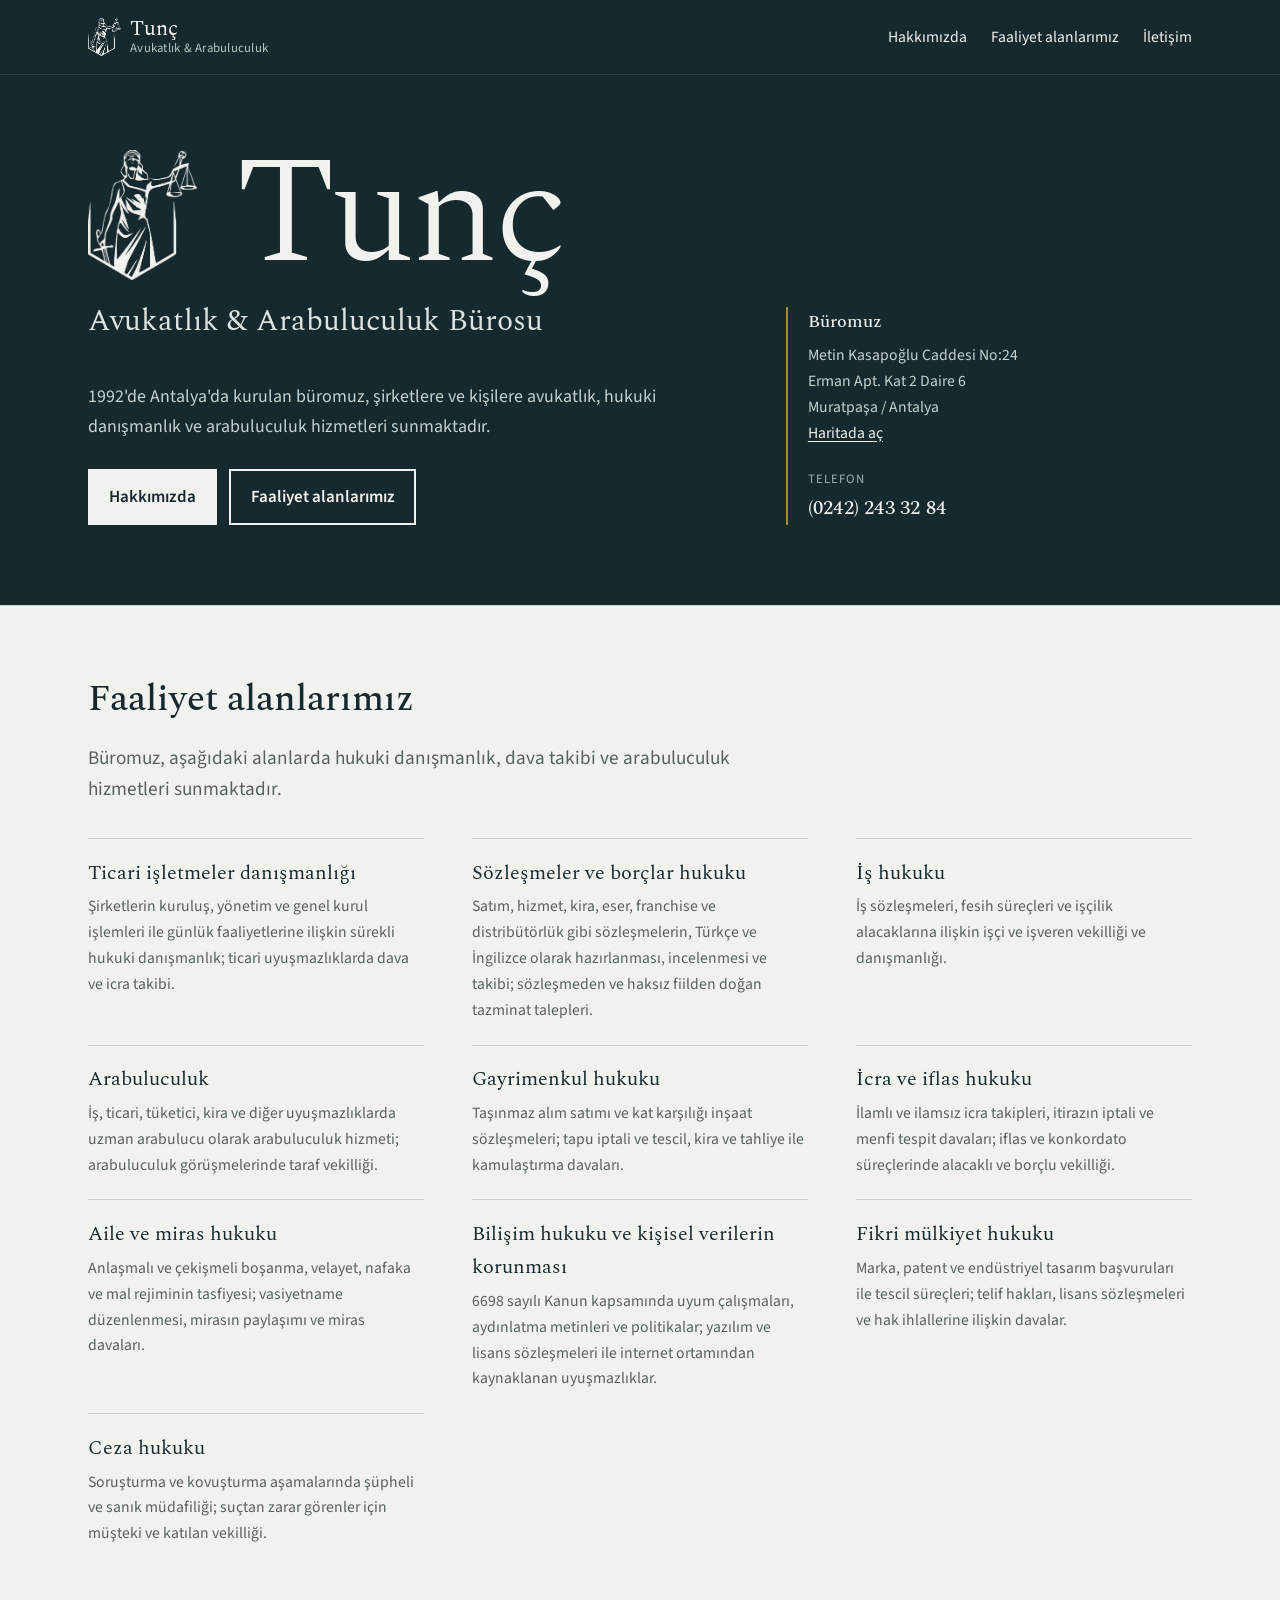
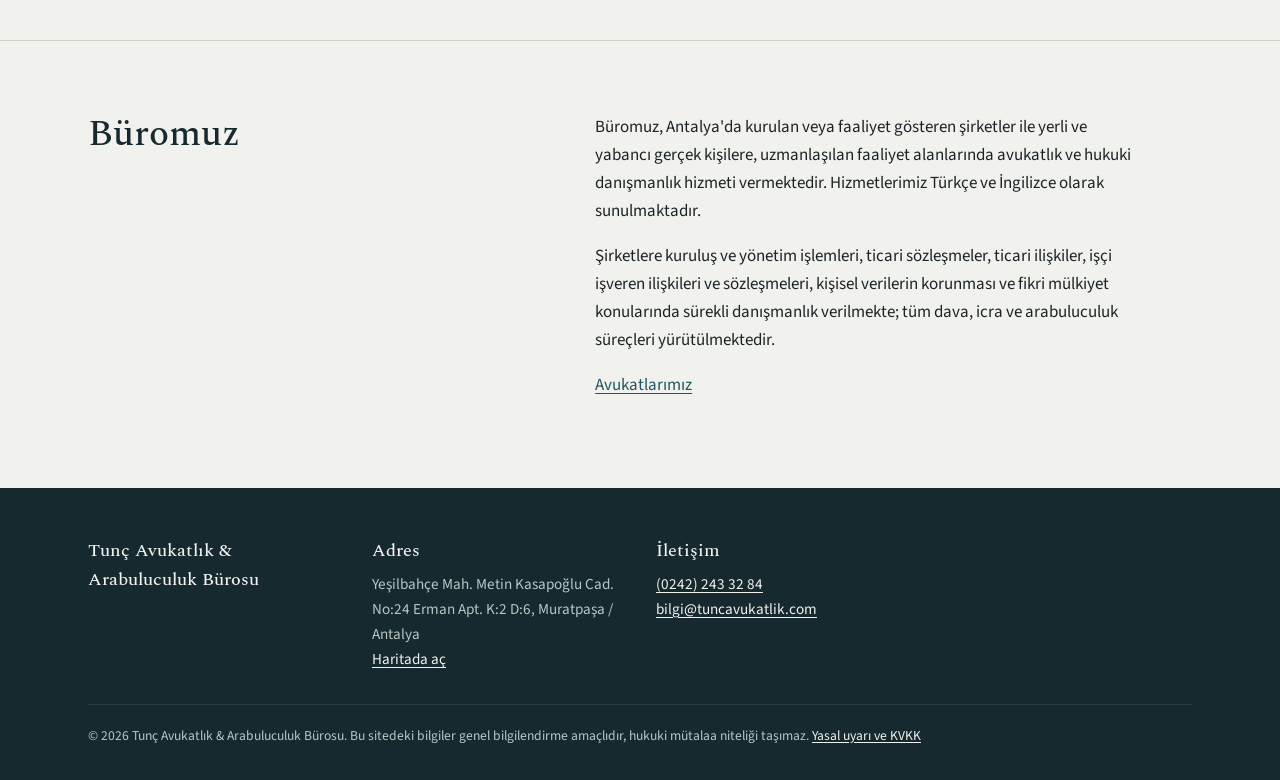
<file: index.html>
<!doctype html>
<html lang="tr">
<head>
<meta charset="utf-8">
<meta name="viewport" content="width=device-width, initial-scale=1">
<title>Tunç Avukatlık & Arabuluculuk Bürosu | Antalya</title>
<meta name="description" content="Antalya'da kurulan ve faaliyet gösteren şirketlere sürekli hukuki danışmanlık; avukatlık, arabuluculuk, marka ve patent vekilliği hizmetleri.">
<link rel="canonical" href="https://www.tuncavukatlik.com/">
<meta property="og:type" content="website">
<meta property="og:site_name" content="Tunç Avukatlık &amp; Arabuluculuk">
<meta property="og:title" content="Tunç Avukatlık & Arabuluculuk Bürosu | Antalya">
<meta property="og:description" content="Antalya'da kurulan ve faaliyet gösteren şirketlere sürekli hukuki danışmanlık; avukatlık, arabuluculuk, marka ve patent vekilliği hizmetleri.">
<meta property="og:url" content="https://www.tuncavukatlik.com/">
<meta name="google-site-verification" content="vziBm0V14rf8_3eRBqr55C4O6E_c3zWarB5jktL77Eo">
<link rel="icon" href="favicon.png" type="image/png">
<link rel="apple-touch-icon" href="apple-touch-icon.png">
<link rel="preconnect" href="https://fonts.googleapis.com">
<link rel="preconnect" href="https://fonts.gstatic.com" crossorigin>
<link href="https://fonts.googleapis.com/css2?family=Source+Sans+3:wght@400;600&family=Spectral:ital,wght@0,300;0,500;1,300&display=swap" rel="stylesheet">
<link rel="stylesheet" href="styles.css?v=20261012">
<script type="application/ld+json">{"@context": "https://schema.org", "@type": "LegalService", "name": "Tunç Avukatlık & Arabuluculuk Bürosu", "url": "https://www.tuncavukatlik.com", "telephone": "+90 242 243 32 84", "email": "bilgi@tuncavukatlik.com", "foundingDate": "1992", "address": {"@type": "PostalAddress", "streetAddress": "Yeşilbahçe Mah. Metin Kasapoğlu Cad. No:24 Erman Apt. K:2 D:6", "addressLocality": "Muratpaşa", "addressRegion": "Antalya", "addressCountry": "TR"}, "areaServed": "Antalya", "knowsLanguage": ["tr", "en"]}</script>
</head>
<body>
<a class="skip" href="#icerik">İçeriğe geç</a>
<header class="site-header">
  <div class="wrap">
    <a class="brand" href="index.html"><img class="brand-logo" src="logo.png" alt="" width="34" height="40"><span>Tunç<small>Avukatlık &amp; Arabuluculuk</small></span></a>
    <nav aria-label="Ana menü"><ul class="nav"><li><a href="hakkimizda.html">Hakkımızda</a></li><li><a href="faaliyet-alanlarimiz.html">Faaliyet alanlarımız</a></li><li><a href="iletisim.html">İletişim</a></li></ul></nav>
  </div>
</header>
<main id="icerik">
<section class="hero" aria-labelledby="h1">
  <div class="wrap">
    <div>
      <h1 id="h1"><img class="hero-logo" src="logo.png" alt="" width="499" height="589"><span>Tunç</span></h1>
      <p class="sub">Avukatlık &amp; Arabuluculuk Bürosu</p>
      <p>1992'de Antalya'da kurulan büromuz, şirketlere ve kişilere avukatlık, hukuki danışmanlık ve arabuluculuk hizmetleri sunmaktadır.</p>
      <div class="actions">
        <a class="btn" href="hakkimizda.html">Hakkımızda</a>
        <a class="btn ghost" href="faaliyet-alanlarimiz.html">Faaliyet alanlarımız</a>
      </div>
    </div>
    <div class="office">
      <strong>Büromuz</strong>
      Metin Kasapoğlu Caddesi No:24<br>Erman Apt. Kat 2 Daire 6<br>Muratpaşa / Antalya<br>
      <a href="https://www.google.com/maps/search/?api=1&query=Metin+Kasapo%C4%9Flu+Cad.+No%3A24+Muratpa%C5%9Fa+Antalya" rel="noopener" target="_blank">Haritada aç</a>
      <span class="office-label">Telefon</span>
      <a class="office-phone" href="tel:+902422433284">(0242) 243 32 84</a>
    </div>
  </div>
</section>
<section aria-labelledby="alanlar">
  <div class="wrap">
    <h2 id="alanlar">Faaliyet alanlarımız</h2>
    <p class="lead">Büromuz, aşağıdaki alanlarda hukuki danışmanlık, dava takibi ve arabuluculuk hizmetleri sunmaktadır.</p>
    <ul class="areas"><li><a href="faaliyet-alanlarimiz.html#ticari-danismanlik">Ticari işletmeler danışmanlığı</a><p>Şirketlerin kuruluş, yönetim ve genel kurul işlemleri ile günlük faaliyetlerine ilişkin sürekli hukuki danışmanlık; ticari uyuşmazlıklarda dava ve icra takibi.</p></li><li><a href="faaliyet-alanlarimiz.html#sozlesmeler-borclar">Sözleşmeler ve borçlar hukuku</a><p>Satım, hizmet, kira, eser, franchise ve distribütörlük gibi sözleşmelerin, Türkçe ve İngilizce olarak hazırlanması, incelenmesi ve takibi; sözleşmeden ve haksız fiilden doğan tazminat talepleri.</p></li><li><a href="faaliyet-alanlarimiz.html#is-hukuku">İş hukuku</a><p>İş sözleşmeleri, fesih süreçleri ve işçilik alacaklarına ilişkin işçi ve işveren vekilliği ve danışmanlığı.</p></li><li><a href="faaliyet-alanlarimiz.html#arabuluculuk">Arabuluculuk</a><p>İş, ticari, tüketici, kira ve diğer uyuşmazlıklarda uzman arabulucu olarak arabuluculuk hizmeti; arabuluculuk görüşmelerinde taraf vekilliği.</p></li><li><a href="faaliyet-alanlarimiz.html#gayrimenkul">Gayrimenkul hukuku</a><p>Taşınmaz alım satımı ve kat karşılığı inşaat sözleşmeleri; tapu iptali ve tescil, kira ve tahliye ile kamulaştırma davaları.</p></li><li><a href="faaliyet-alanlarimiz.html#icra-iflas">İcra ve iflas hukuku</a><p>İlamlı ve ilamsız icra takipleri, itirazın iptali ve menfi tespit davaları; iflas ve konkordato süreçlerinde alacaklı ve borçlu vekilliği.</p></li><li><a href="faaliyet-alanlarimiz.html#aile-miras">Aile ve miras hukuku</a><p>Anlaşmalı ve çekişmeli boşanma, velayet, nafaka ve mal rejiminin tasfiyesi; vasiyetname düzenlenmesi, mirasın paylaşımı ve miras davaları.</p></li><li><a href="faaliyet-alanlarimiz.html#bilisim-kvkk">Bilişim hukuku ve kişisel verilerin korunması</a><p>6698 sayılı Kanun kapsamında uyum çalışmaları, aydınlatma metinleri ve politikalar; yazılım ve lisans sözleşmeleri ile internet ortamından kaynaklanan uyuşmazlıklar.</p></li><li><a href="faaliyet-alanlarimiz.html#fikri-mulkiyet">Fikri mülkiyet hukuku</a><p>Marka, patent ve endüstriyel tasarım başvuruları ile tescil süreçleri; telif hakları, lisans sözleşmeleri ve hak ihlallerine ilişkin davalar.</p></li><li><a href="faaliyet-alanlarimiz.html#ceza">Ceza hukuku</a><p>Soruşturma ve kovuşturma aşamalarında şüpheli ve sanık müdafiliği; suçtan zarar görenler için müşteki ve katılan vekilliği.</p></li></ul>
  </div>
</section>
<section aria-labelledby="buro">
  <div class="wrap split">
    <div>
      <h2 id="buro">Büromuz</h2>
    </div>
    <div>
      <p>Büromuz, Antalya'da kurulan veya faaliyet gösteren şirketler ile yerli ve yabancı gerçek kişilere, uzmanlaşılan faaliyet alanlarında avukatlık ve hukuki danışmanlık hizmeti vermektedir. Hizmetlerimiz Türkçe ve İngilizce olarak sunulmaktadır.</p>
      <p>Şirketlere kuruluş ve yönetim işlemleri, ticari sözleşmeler, ticari ilişkiler, işçi işveren ilişkileri ve sözleşmeleri, kişisel verilerin korunması ve fikri mülkiyet konularında sürekli danışmanlık verilmekte; tüm dava, icra ve arabuluculuk süreçleri yürütülmektedir.</p>
      <p><a href="hakkimizda.html">Avukatlarımız</a></p>
    </div>
  </div>
</section>
</main>
<footer class="site-footer">
  <div class="wrap">
    <div><strong>Tunç Avukatlık &amp; Arabuluculuk Bürosu</strong></div>
    <div><strong>Adres</strong>Yeşilbahçe Mah. Metin Kasapoğlu Cad. No:24 Erman Apt. K:2 D:6, Muratpaşa / Antalya<br><a href="https://www.google.com/maps/search/?api=1&query=Metin+Kasapo%C4%9Flu+Cad.+No%3A24+Muratpa%C5%9Fa+Antalya" rel="noopener" target="_blank">Haritada aç</a></div>
    <div><strong>İletişim</strong><a href="tel:+902422433284">(0242) 243 32 84</a><br><a href="mailto:bilgi@tuncavukatlik.com">bilgi@tuncavukatlik.com</a></div>
    <div class="legal">© 2026 Tunç Avukatlık &amp; Arabuluculuk Bürosu. Bu sitedeki bilgiler genel bilgilendirme amaçlıdır, hukuki mütalaa niteliği taşımaz. <a href="yasal-uyari.html">Yasal uyarı ve KVKK</a></div>
  </div>
</footer>
</body>
</html>
</file>
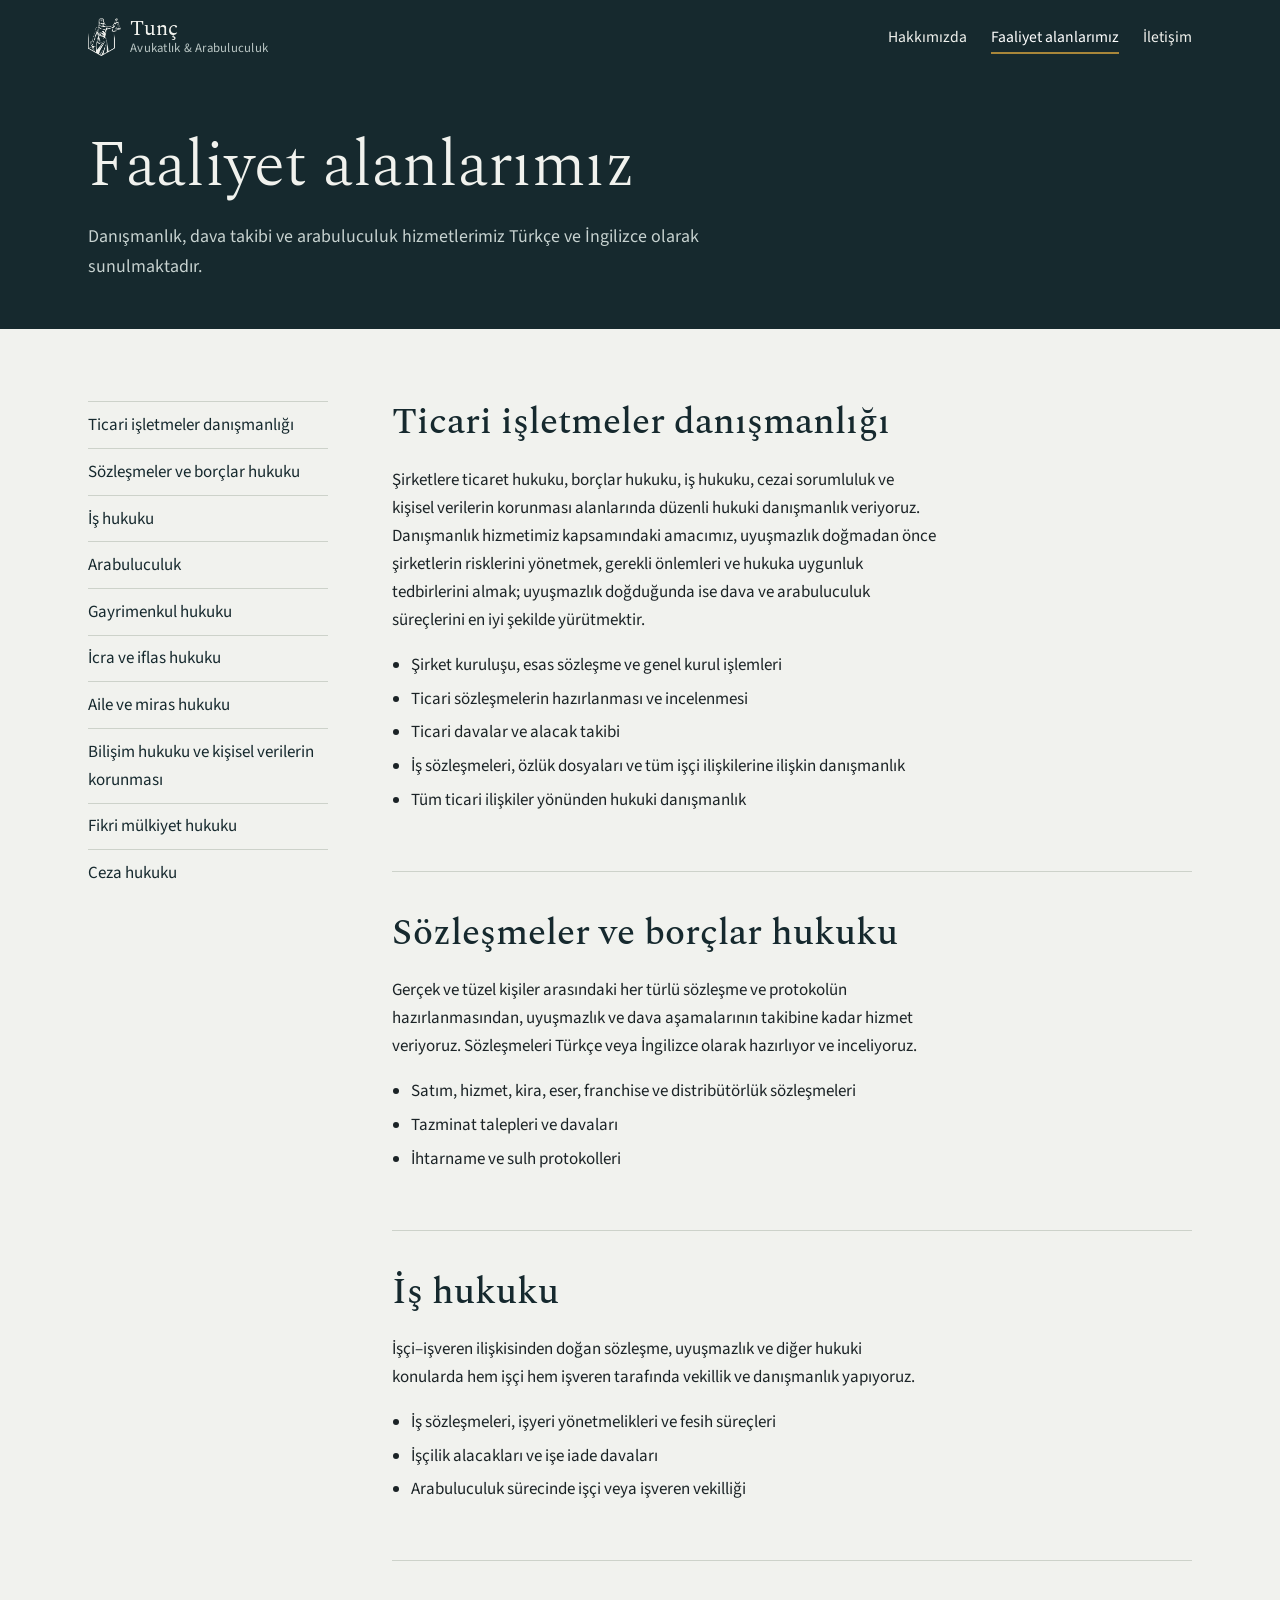
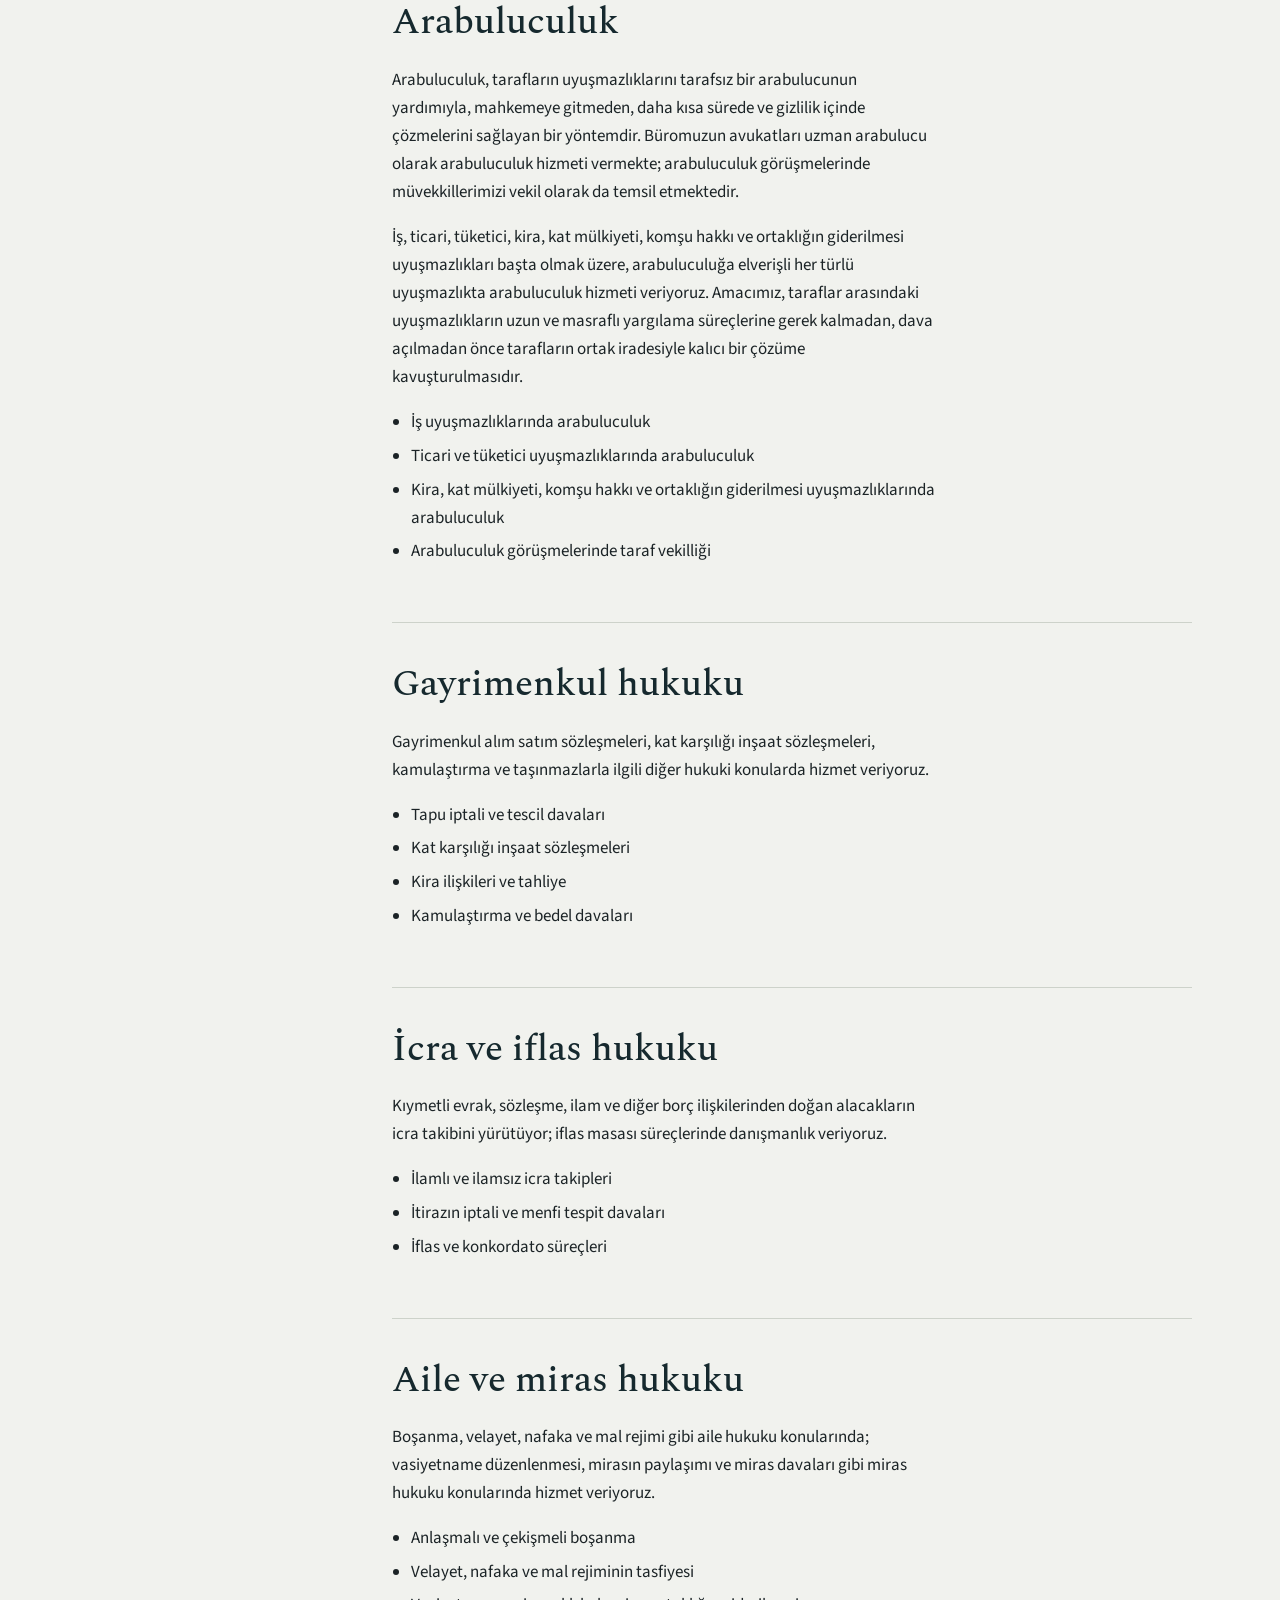
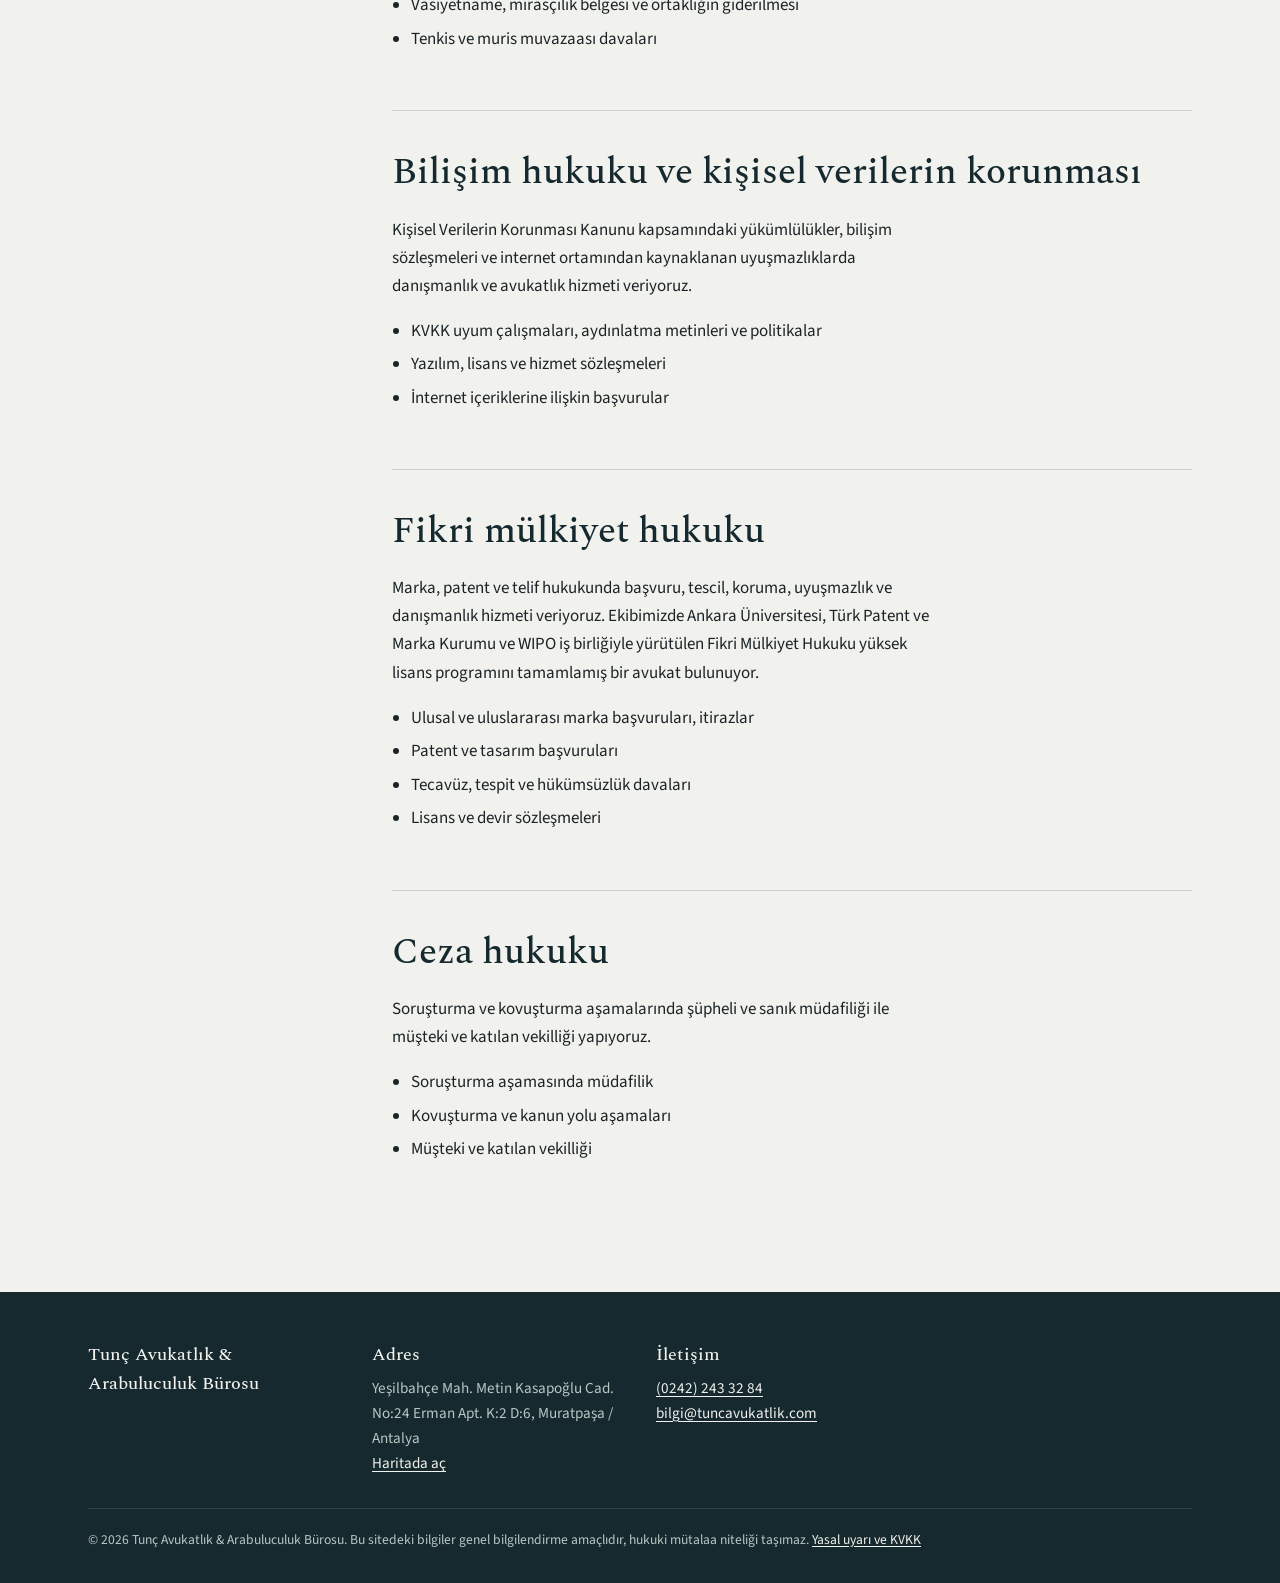
<file: faaliyet-alanlarimiz.html>
<!doctype html>
<html lang="tr">
<head>
<meta charset="utf-8">
<meta name="viewport" content="width=device-width, initial-scale=1">
<title>Faaliyet Alanlarımız | Tunç Avukatlık & Arabuluculuk Bürosu</title>
<meta name="description" content="Ticaret, sözleşmeler, iş hukuku ve arabuluculuk, fikri mülkiyet, bilişim ve KVKK, icra ve iflas, aile ve miras, gayrimenkul ve ceza hukuku.">
<link rel="canonical" href="https://www.tuncavukatlik.com/faaliyet-alanlarimiz">
<meta property="og:type" content="website">
<meta property="og:site_name" content="Tunç Avukatlık &amp; Arabuluculuk">
<meta property="og:title" content="Faaliyet Alanlarımız | Tunç Avukatlık & Arabuluculuk Bürosu">
<meta property="og:description" content="Ticaret, sözleşmeler, iş hukuku ve arabuluculuk, fikri mülkiyet, bilişim ve KVKK, icra ve iflas, aile ve miras, gayrimenkul ve ceza hukuku.">
<meta property="og:url" content="https://www.tuncavukatlik.com/faaliyet-alanlarimiz">
<meta name="google-site-verification" content="vziBm0V14rf8_3eRBqr55C4O6E_c3zWarB5jktL77Eo">
<link rel="icon" href="favicon.png" type="image/png">
<link rel="apple-touch-icon" href="apple-touch-icon.png">
<link rel="preconnect" href="https://fonts.googleapis.com">
<link rel="preconnect" href="https://fonts.gstatic.com" crossorigin>
<link href="https://fonts.googleapis.com/css2?family=Source+Sans+3:wght@400;600&family=Spectral:ital,wght@0,300;0,500;1,300&display=swap" rel="stylesheet">
<link rel="stylesheet" href="styles.css?v=20261012">
</head>
<body>
<a class="skip" href="#icerik">İçeriğe geç</a>
<header class="site-header">
  <div class="wrap">
    <a class="brand" href="index.html"><img class="brand-logo" src="logo.png" alt="" width="34" height="40"><span>Tunç<small>Avukatlık &amp; Arabuluculuk</small></span></a>
    <nav aria-label="Ana menü"><ul class="nav"><li><a href="hakkimizda.html">Hakkımızda</a></li><li><a href="faaliyet-alanlarimiz.html" aria-current="page">Faaliyet alanlarımız</a></li><li><a href="iletisim.html">İletişim</a></li></ul></nav>
  </div>
</header>
<main id="icerik">
<div class="page-head"><div class="wrap"><h1>Faaliyet alanlarımız</h1><p>Danışmanlık, dava takibi ve arabuluculuk hizmetlerimiz Türkçe ve İngilizce olarak sunulmaktadır.</p></div></div>
<section><div class="wrap with-toc">
<nav aria-label="Alanlar"><ul class="toc"><li><a href="#ticari-danismanlik">Ticari işletmeler danışmanlığı</a></li><li><a href="#sozlesmeler-borclar">Sözleşmeler ve borçlar hukuku</a></li><li><a href="#is-hukuku">İş hukuku</a></li><li><a href="#arabuluculuk">Arabuluculuk</a></li><li><a href="#gayrimenkul">Gayrimenkul hukuku</a></li><li><a href="#icra-iflas">İcra ve iflas hukuku</a></li><li><a href="#aile-miras">Aile ve miras hukuku</a></li><li><a href="#bilisim-kvkk">Bilişim hukuku ve kişisel verilerin korunması</a></li><li><a href="#fikri-mulkiyet">Fikri mülkiyet hukuku</a></li><li><a href="#ceza">Ceza hukuku</a></li></ul></nav>
<div><article class="area-detail" id="ticari-danismanlik"><h2>Ticari işletmeler danışmanlığı</h2><p>Şirketlere ticaret hukuku, borçlar hukuku, iş hukuku, cezai sorumluluk ve kişisel verilerin korunması alanlarında düzenli hukuki danışmanlık veriyoruz. Danışmanlık hizmetimiz kapsamındaki amacımız, uyuşmazlık doğmadan önce şirketlerin risklerini yönetmek, gerekli önlemleri ve hukuka uygunluk tedbirlerini almak; uyuşmazlık doğduğunda ise dava ve arabuluculuk süreçlerini en iyi şekilde yürütmektir.</p><ul><li>Şirket kuruluşu, esas sözleşme ve genel kurul işlemleri</li><li>Ticari sözleşmelerin hazırlanması ve incelenmesi</li><li>Ticari davalar ve alacak takibi</li><li>İş sözleşmeleri, özlük dosyaları ve tüm işçi ilişkilerine ilişkin danışmanlık</li><li>Tüm ticari ilişkiler yönünden hukuki danışmanlık</li></ul></article>
<article class="area-detail" id="sozlesmeler-borclar"><h2>Sözleşmeler ve borçlar hukuku</h2><p>Gerçek ve tüzel kişiler arasındaki her türlü sözleşme ve protokolün hazırlanmasından, uyuşmazlık ve dava aşamalarının takibine kadar hizmet veriyoruz. Sözleşmeleri Türkçe veya İngilizce olarak hazırlıyor ve inceliyoruz.</p><ul><li>Satım, hizmet, kira, eser, franchise ve distribütörlük sözleşmeleri</li><li>Tazminat talepleri ve davaları</li><li>İhtarname ve sulh protokolleri</li></ul></article>
<article class="area-detail" id="is-hukuku"><h2>İş hukuku</h2><p>İşçi–işveren ilişkisinden doğan sözleşme, uyuşmazlık ve diğer hukuki konularda hem işçi hem işveren tarafında vekillik ve danışmanlık yapıyoruz.</p><ul><li>İş sözleşmeleri, işyeri yönetmelikleri ve fesih süreçleri</li><li>İşçilik alacakları ve işe iade davaları</li><li>Arabuluculuk sürecinde işçi veya işveren vekilliği</li></ul></article>
<article class="area-detail" id="arabuluculuk"><h2>Arabuluculuk</h2><p>Arabuluculuk, tarafların uyuşmazlıklarını tarafsız bir arabulucunun yardımıyla, mahkemeye gitmeden, daha kısa sürede ve gizlilik içinde çözmelerini sağlayan bir yöntemdir. Büromuzun avukatları uzman arabulucu olarak arabuluculuk hizmeti vermekte; arabuluculuk görüşmelerinde müvekkillerimizi vekil olarak da temsil etmektedir.</p><p>İş, ticari, tüketici, kira, kat mülkiyeti, komşu hakkı ve ortaklığın giderilmesi uyuşmazlıkları başta olmak üzere, arabuluculuğa elverişli her türlü uyuşmazlıkta arabuluculuk hizmeti veriyoruz. Amacımız, taraflar arasındaki uyuşmazlıkların uzun ve masraflı yargılama süreçlerine gerek kalmadan, dava açılmadan önce tarafların ortak iradesiyle kalıcı bir çözüme kavuşturulmasıdır.</p><ul><li>İş uyuşmazlıklarında arabuluculuk</li><li>Ticari ve tüketici uyuşmazlıklarında arabuluculuk</li><li>Kira, kat mülkiyeti, komşu hakkı ve ortaklığın giderilmesi uyuşmazlıklarında arabuluculuk</li><li>Arabuluculuk görüşmelerinde taraf vekilliği</li></ul></article>
<article class="area-detail" id="gayrimenkul"><h2>Gayrimenkul hukuku</h2><p>Gayrimenkul alım satım sözleşmeleri, kat karşılığı inşaat sözleşmeleri, kamulaştırma ve taşınmazlarla ilgili diğer hukuki konularda hizmet veriyoruz.</p><ul><li>Tapu iptali ve tescil davaları</li><li>Kat karşılığı inşaat sözleşmeleri</li><li>Kira ilişkileri ve tahliye</li><li>Kamulaştırma ve bedel davaları</li></ul></article>
<article class="area-detail" id="icra-iflas"><h2>İcra ve iflas hukuku</h2><p>Kıymetli evrak, sözleşme, ilam ve diğer borç ilişkilerinden doğan alacakların icra takibini yürütüyor; iflas masası süreçlerinde danışmanlık veriyoruz.</p><ul><li>İlamlı ve ilamsız icra takipleri</li><li>İtirazın iptali ve menfi tespit davaları</li><li>İflas ve konkordato süreçleri</li></ul></article>
<article class="area-detail" id="aile-miras"><h2>Aile ve miras hukuku</h2><p>Boşanma, velayet, nafaka ve mal rejimi gibi aile hukuku konularında; vasiyetname düzenlenmesi, mirasın paylaşımı ve miras davaları gibi miras hukuku konularında hizmet veriyoruz.</p><ul><li>Anlaşmalı ve çekişmeli boşanma</li><li>Velayet, nafaka ve mal rejiminin tasfiyesi</li><li>Vasiyetname, mirasçılık belgesi ve ortaklığın giderilmesi</li><li>Tenkis ve muris muvazaası davaları</li></ul></article>
<article class="area-detail" id="bilisim-kvkk"><h2>Bilişim hukuku ve kişisel verilerin korunması</h2><p>Kişisel Verilerin Korunması Kanunu kapsamındaki yükümlülükler, bilişim sözleşmeleri ve internet ortamından kaynaklanan uyuşmazlıklarda danışmanlık ve avukatlık hizmeti veriyoruz.</p><ul><li>KVKK uyum çalışmaları, aydınlatma metinleri ve politikalar</li><li>Yazılım, lisans ve hizmet sözleşmeleri</li><li>İnternet içeriklerine ilişkin başvurular</li></ul></article>
<article class="area-detail" id="fikri-mulkiyet"><h2>Fikri mülkiyet hukuku</h2><p>Marka, patent ve telif hukukunda başvuru, tescil, koruma, uyuşmazlık ve danışmanlık hizmeti veriyoruz. Ekibimizde Ankara Üniversitesi, Türk Patent ve Marka Kurumu ve WIPO iş birliğiyle yürütülen Fikri Mülkiyet Hukuku yüksek lisans programını tamamlamış bir avukat bulunuyor.</p><ul><li>Ulusal ve uluslararası marka başvuruları, itirazlar</li><li>Patent ve tasarım başvuruları</li><li>Tecavüz, tespit ve hükümsüzlük davaları</li><li>Lisans ve devir sözleşmeleri</li></ul></article>
<article class="area-detail" id="ceza"><h2>Ceza hukuku</h2><p>Soruşturma ve kovuşturma aşamalarında şüpheli ve sanık müdafiliği ile müşteki ve katılan vekilliği yapıyoruz.</p><ul><li>Soruşturma aşamasında müdafilik</li><li>Kovuşturma ve kanun yolu aşamaları</li><li>Müşteki ve katılan vekilliği</li></ul></article>
</div>
</div></section>
</main>
<footer class="site-footer">
  <div class="wrap">
    <div><strong>Tunç Avukatlık &amp; Arabuluculuk Bürosu</strong></div>
    <div><strong>Adres</strong>Yeşilbahçe Mah. Metin Kasapoğlu Cad. No:24 Erman Apt. K:2 D:6, Muratpaşa / Antalya<br><a href="https://www.google.com/maps/search/?api=1&query=Metin+Kasapo%C4%9Flu+Cad.+No%3A24+Muratpa%C5%9Fa+Antalya" rel="noopener" target="_blank">Haritada aç</a></div>
    <div><strong>İletişim</strong><a href="tel:+902422433284">(0242) 243 32 84</a><br><a href="mailto:bilgi@tuncavukatlik.com">bilgi@tuncavukatlik.com</a></div>
    <div class="legal">© 2026 Tunç Avukatlık &amp; Arabuluculuk Bürosu. Bu sitedeki bilgiler genel bilgilendirme amaçlıdır, hukuki mütalaa niteliği taşımaz. <a href="yasal-uyari.html">Yasal uyarı ve KVKK</a></div>
  </div>
</footer>
</body>
</html>
</file>
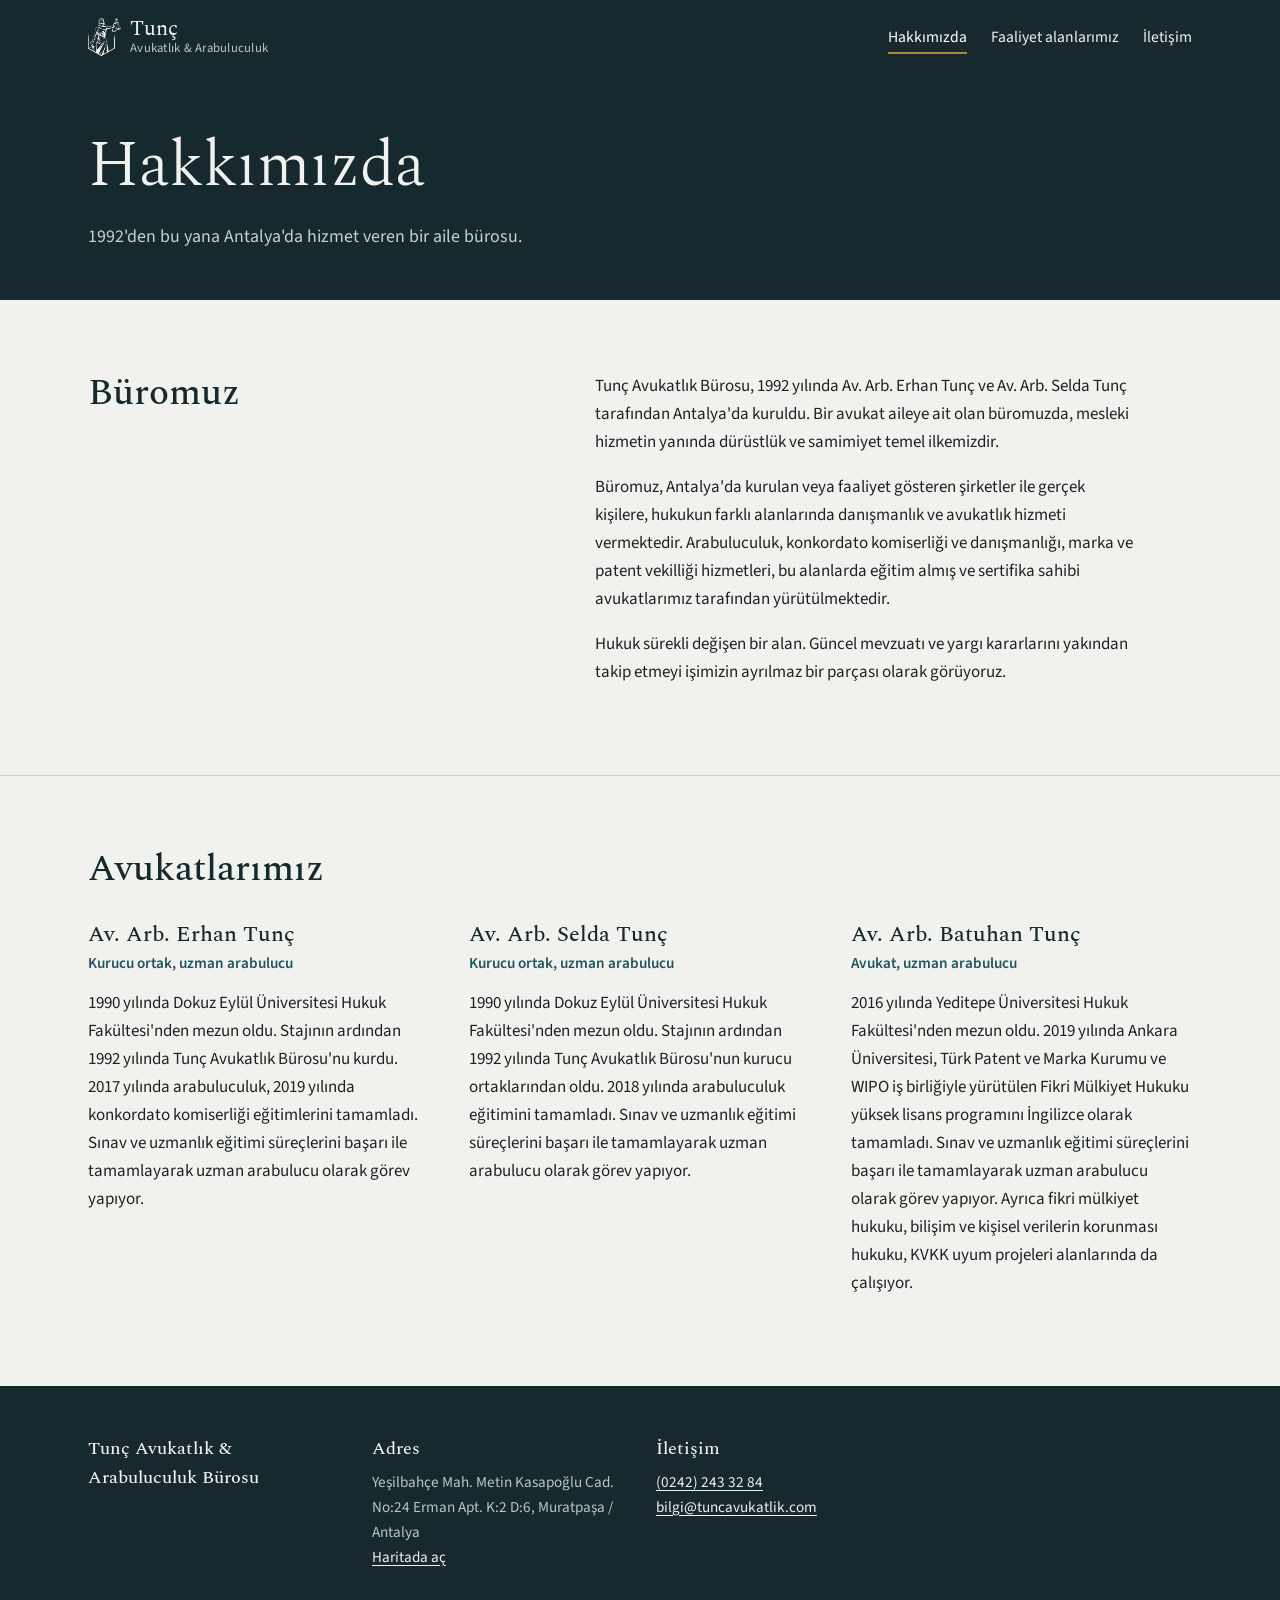
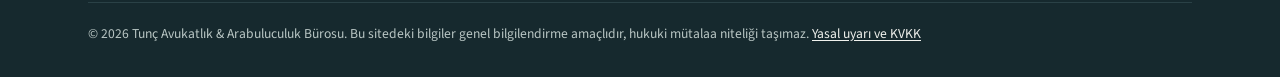
<file: hakkimizda.html>
<!doctype html>
<html lang="tr">
<head>
<meta charset="utf-8">
<meta name="viewport" content="width=device-width, initial-scale=1">
<title>Hakkımızda | Tunç Avukatlık & Arabuluculuk Bürosu</title>
<meta name="description" content="Av. Arb. Erhan Tunç, Av. Arb. Selda Tunç ve Av. Arb. Batuhan Tunç. 1992'de Antalya'da kurulan Tunç Avukatlık & Arabuluculuk Bürosu.">
<link rel="canonical" href="https://www.tuncavukatlik.com/hakkimizda">
<meta property="og:type" content="website">
<meta property="og:site_name" content="Tunç Avukatlık &amp; Arabuluculuk">
<meta property="og:title" content="Hakkımızda | Tunç Avukatlık & Arabuluculuk Bürosu">
<meta property="og:description" content="Av. Arb. Erhan Tunç, Av. Arb. Selda Tunç ve Av. Arb. Batuhan Tunç. 1992'de Antalya'da kurulan Tunç Avukatlık & Arabuluculuk Bürosu.">
<meta property="og:url" content="https://www.tuncavukatlik.com/hakkimizda">
<meta name="google-site-verification" content="vziBm0V14rf8_3eRBqr55C4O6E_c3zWarB5jktL77Eo">
<link rel="icon" href="favicon.png" type="image/png">
<link rel="apple-touch-icon" href="apple-touch-icon.png">
<link rel="preconnect" href="https://fonts.googleapis.com">
<link rel="preconnect" href="https://fonts.gstatic.com" crossorigin>
<link href="https://fonts.googleapis.com/css2?family=Source+Sans+3:wght@400;600&family=Spectral:ital,wght@0,300;0,500;1,300&display=swap" rel="stylesheet">
<link rel="stylesheet" href="styles.css?v=20261012">
</head>
<body>
<a class="skip" href="#icerik">İçeriğe geç</a>
<header class="site-header">
  <div class="wrap">
    <a class="brand" href="index.html"><img class="brand-logo" src="logo.png" alt="" width="34" height="40"><span>Tunç<small>Avukatlık &amp; Arabuluculuk</small></span></a>
    <nav aria-label="Ana menü"><ul class="nav"><li><a href="hakkimizda.html" aria-current="page">Hakkımızda</a></li><li><a href="faaliyet-alanlarimiz.html">Faaliyet alanlarımız</a></li><li><a href="iletisim.html">İletişim</a></li></ul></nav>
  </div>
</header>
<main id="icerik">
<div class="page-head"><div class="wrap"><h1>Hakkımızda</h1><p>1992'den bu yana Antalya'da hizmet veren bir aile bürosu.</p></div></div>
<section aria-labelledby="biz">
  <div class="wrap split">
    <div><h2 id="biz">Büromuz</h2></div>
    <div>
      <p>Tunç Avukatlık Bürosu, 1992 yılında Av. Arb. Erhan Tunç ve Av. Arb. Selda Tunç tarafından Antalya'da kuruldu. Bir avukat aileye ait olan büromuzda, mesleki hizmetin yanında dürüstlük ve samimiyet temel ilkemizdir.</p>
      <p>Büromuz, Antalya'da kurulan veya faaliyet gösteren şirketler ile gerçek kişilere, hukukun farklı alanlarında danışmanlık ve avukatlık hizmeti vermektedir. Arabuluculuk, konkordato komiserliği ve danışmanlığı, marka ve patent vekilliği hizmetleri, bu alanlarda eğitim almış ve sertifika sahibi avukatlarımız tarafından yürütülmektedir.</p>
      <p>Hukuk sürekli değişen bir alan. Güncel mevzuatı ve yargı kararlarını yakından takip etmeyi işimizin ayrılmaz bir parçası olarak görüyoruz.</p>
    </div>
  </div>
</section>
<section aria-labelledby="avukatlar">
  <div class="wrap">
    <h2 id="avukatlar">Avukatlarımız</h2>
    <div class="people">
      <article class="person">
        <h3>Av. Arb. Erhan Tunç</h3>
        <div class="role">Kurucu ortak, uzman arabulucu</div>
        <p>1990 yılında Dokuz Eylül Üniversitesi Hukuk Fakültesi'nden mezun oldu. Stajının ardından 1992 yılında Tunç Avukatlık Bürosu'nu kurdu. 2017 yılında arabuluculuk, 2019 yılında konkordato komiserliği eğitimlerini tamamladı. Sınav ve uzmanlık eğitimi süreçlerini başarı ile tamamlayarak uzman arabulucu olarak görev yapıyor.</p>
      </article>
      <article class="person">
        <h3>Av. Arb. Selda Tunç</h3>
        <div class="role">Kurucu ortak, uzman arabulucu</div>
        <p>1990 yılında Dokuz Eylül Üniversitesi Hukuk Fakültesi'nden mezun oldu. Stajının ardından 1992 yılında Tunç Avukatlık Bürosu'nun kurucu ortaklarından oldu. 2018 yılında arabuluculuk eğitimini tamamladı. Sınav ve uzmanlık eğitimi süreçlerini başarı ile tamamlayarak uzman arabulucu olarak görev yapıyor.</p>
      </article>
      <article class="person">
        <h3>Av. Arb. Batuhan Tunç</h3>
        <div class="role">Avukat, uzman arabulucu</div>
        <p>2016 yılında Yeditepe Üniversitesi Hukuk Fakültesi'nden mezun oldu. 2019 yılında Ankara Üniversitesi, Türk Patent ve Marka Kurumu ve WIPO iş birliğiyle yürütülen Fikri Mülkiyet Hukuku yüksek lisans programını İngilizce olarak tamamladı. Sınav ve uzmanlık eğitimi süreçlerini başarı ile tamamlayarak uzman arabulucu olarak görev yapıyor. Ayrıca fikri mülkiyet hukuku, bilişim ve kişisel verilerin korunması hukuku, KVKK uyum projeleri alanlarında da çalışıyor.</p>
      </article>
    </div>
  </div>
</section>
</main>
<footer class="site-footer">
  <div class="wrap">
    <div><strong>Tunç Avukatlık &amp; Arabuluculuk Bürosu</strong></div>
    <div><strong>Adres</strong>Yeşilbahçe Mah. Metin Kasapoğlu Cad. No:24 Erman Apt. K:2 D:6, Muratpaşa / Antalya<br><a href="https://www.google.com/maps/search/?api=1&query=Metin+Kasapo%C4%9Flu+Cad.+No%3A24+Muratpa%C5%9Fa+Antalya" rel="noopener" target="_blank">Haritada aç</a></div>
    <div><strong>İletişim</strong><a href="tel:+902422433284">(0242) 243 32 84</a><br><a href="mailto:bilgi@tuncavukatlik.com">bilgi@tuncavukatlik.com</a></div>
    <div class="legal">© 2026 Tunç Avukatlık &amp; Arabuluculuk Bürosu. Bu sitedeki bilgiler genel bilgilendirme amaçlıdır, hukuki mütalaa niteliği taşımaz. <a href="yasal-uyari.html">Yasal uyarı ve KVKK</a></div>
  </div>
</footer>
</body>
</html>
</file>
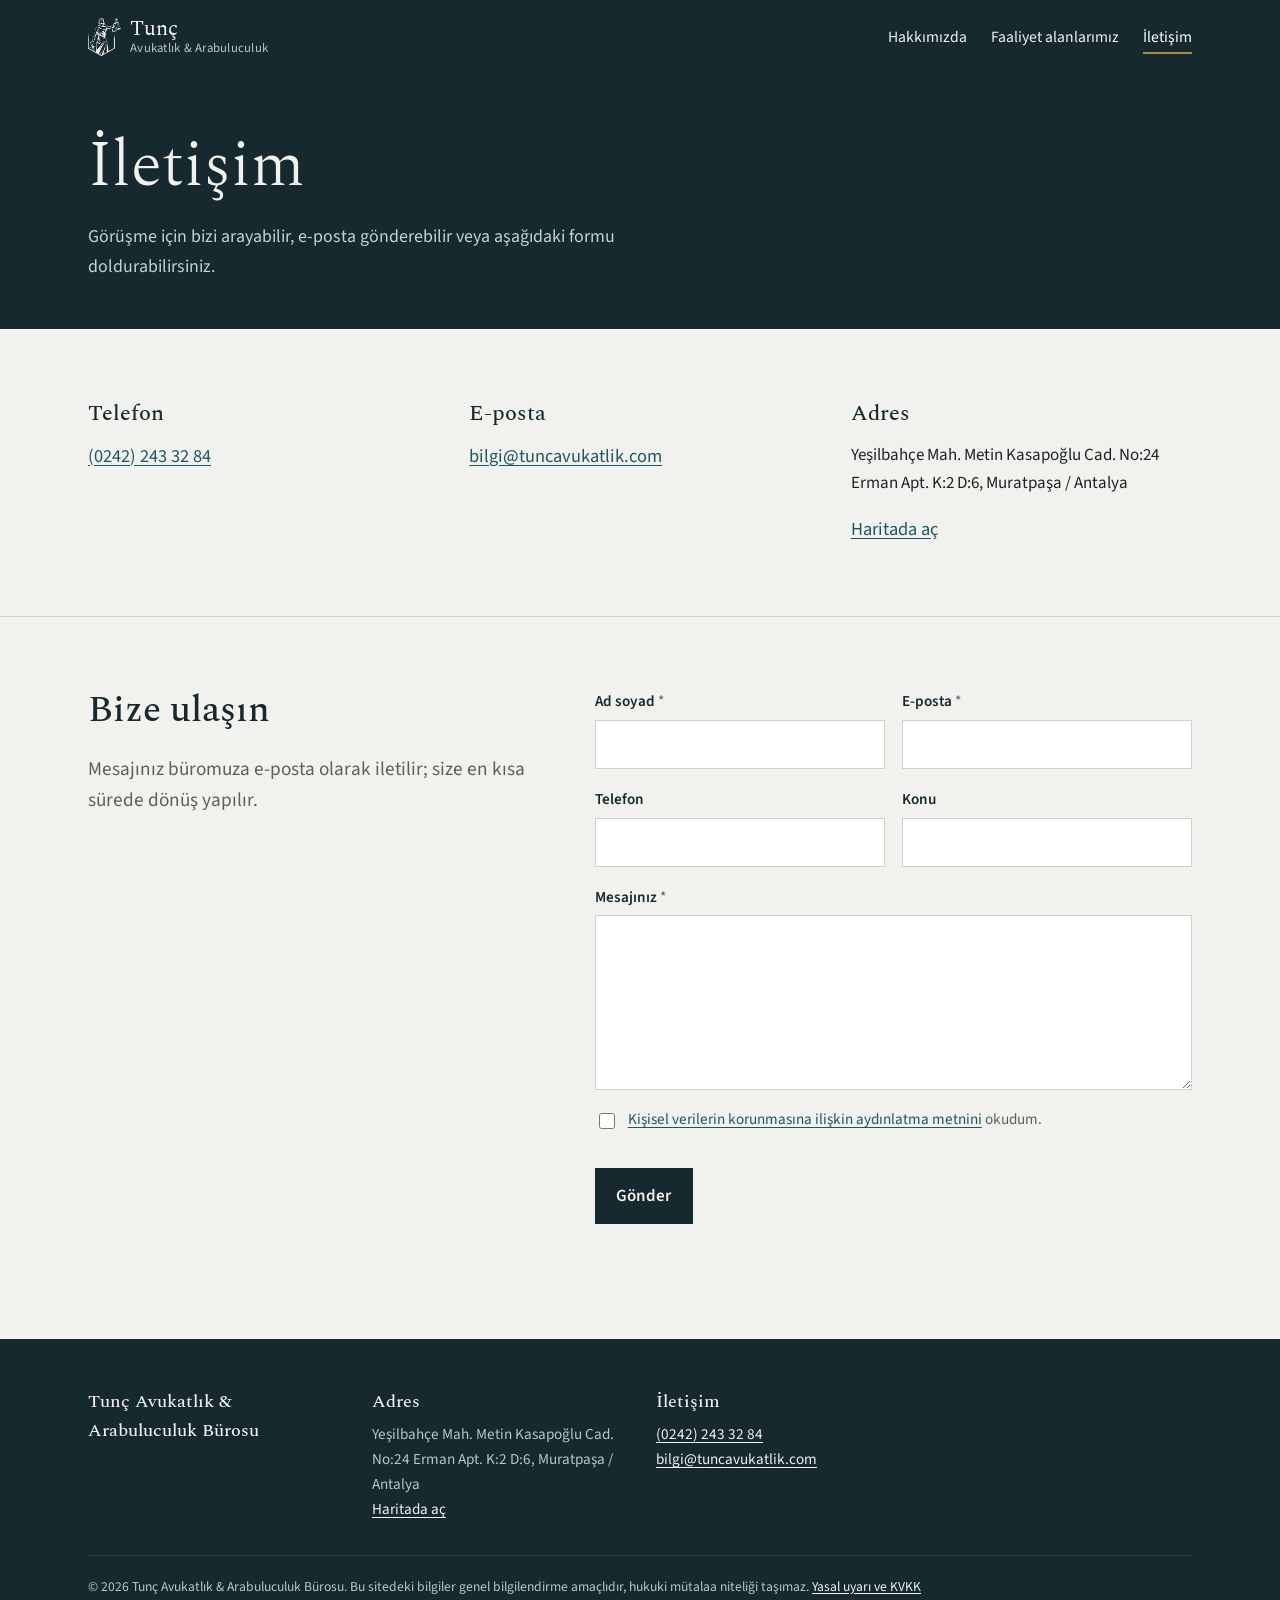
<file: iletisim.html>
<!doctype html>
<html lang="tr">
<head>
<meta charset="utf-8">
<meta name="viewport" content="width=device-width, initial-scale=1">
<title>İletişim | Tunç Avukatlık & Arabuluculuk Bürosu</title>
<meta name="description" content="Tunç Avukatlık & Arabuluculuk Bürosu iletişim bilgileri: Metin Kasapoğlu Cad. No:24, Muratpaşa / Antalya. Tel: (0242) 243 32 84.">
<link rel="canonical" href="https://www.tuncavukatlik.com/iletisim">
<meta property="og:type" content="website">
<meta property="og:site_name" content="Tunç Avukatlık &amp; Arabuluculuk">
<meta property="og:title" content="İletişim | Tunç Avukatlık & Arabuluculuk Bürosu">
<meta property="og:description" content="Tunç Avukatlık & Arabuluculuk Bürosu iletişim bilgileri: Metin Kasapoğlu Cad. No:24, Muratpaşa / Antalya. Tel: (0242) 243 32 84.">
<meta property="og:url" content="https://www.tuncavukatlik.com/iletisim">
<meta name="google-site-verification" content="vziBm0V14rf8_3eRBqr55C4O6E_c3zWarB5jktL77Eo">
<link rel="icon" href="favicon.png" type="image/png">
<link rel="apple-touch-icon" href="apple-touch-icon.png">
<link rel="preconnect" href="https://fonts.googleapis.com">
<link rel="preconnect" href="https://fonts.gstatic.com" crossorigin>
<link href="https://fonts.googleapis.com/css2?family=Source+Sans+3:wght@400;600&family=Spectral:ital,wght@0,300;0,500;1,300&display=swap" rel="stylesheet">
<link rel="stylesheet" href="styles.css">
</head>
<body>
<a class="skip" href="#icerik">İçeriğe geç</a>
<header class="site-header">
  <div class="wrap">
    <a class="brand" href="index.html"><img class="brand-logo" src="logo.png" alt="" width="34" height="40"><span>Tunç<small>Avukatlık &amp; Arabuluculuk</small></span></a>
    <nav aria-label="Ana menü"><ul class="nav"><li><a href="hakkimizda.html">Hakkımızda</a></li><li><a href="faaliyet-alanlarimiz.html">Faaliyet alanlarımız</a></li><li><a href="iletisim.html" aria-current="page">İletişim</a></li></ul></nav>
  </div>
</header>
<main id="icerik">
<div class="page-head"><div class="wrap"><h1>İletişim</h1><p>Görüşme için bizi arayabilir, e-posta gönderebilir veya aşağıdaki formu doldurabilirsiniz.</p></div></div>
<section><div class="wrap contact-grid">
  <div><h2>Telefon</h2><a href="tel:+902422433284">(0242) 243 32 84</a></div>
  <div><h2>E-posta</h2><a href="mailto:bilgi@tuncavukatlik.com">bilgi@tuncavukatlik.com</a></div>
  <div><h2>Adres</h2><p>Yeşilbahçe Mah. Metin Kasapoğlu Cad. No:24 Erman Apt. K:2 D:6, Muratpaşa / Antalya</p><a href="https://www.google.com/maps/search/?api=1&query=Metin+Kasapo%C4%9Flu+Cad.+No%3A24+Muratpa%C5%9Fa+Antalya" rel="noopener" target="_blank">Haritada aç</a></div>
</div></section>
<section aria-labelledby="form-baslik"><div class="wrap split">
  <div><h2 id="form-baslik">Bize ulaşın</h2><p class="lead">Mesajınız büromuza e-posta olarak iletilir; size en kısa sürede dönüş yapılır.</p></div>
  <form id="iletisim-formu" class="contact-form" action="/api/iletisim" method="post" novalidate>
    <div class="field-row">
      <label><span class="lbl">Ad soyad <span class="req" aria-hidden="true">*</span></span><input name="ad" type="text" autocomplete="name" maxlength="120" required></label>
      <label><span class="lbl">E-posta <span class="req" aria-hidden="true">*</span></span><input name="eposta" type="email" autocomplete="email" maxlength="200" required></label>
    </div>
    <div class="field-row">
      <label><span class="lbl">Telefon</span><input name="telefon" type="tel" autocomplete="tel" maxlength="40"></label>
      <label><span class="lbl">Konu</span><input name="konu" type="text" maxlength="150"></label>
    </div>
    <label><span class="lbl">Mesajınız <span class="req" aria-hidden="true">*</span></span><textarea name="mesaj" rows="6" maxlength="5000" required></textarea></label>
    <label class="hp" aria-hidden="true">Web sitesi<input name="website" type="text" tabindex="-1" autocomplete="off"></label>
    <label class="check"><input name="kvkk" type="checkbox" value="evet" required><span><a href="yasal-uyari.html#kvkk" target="_blank" rel="noopener">Kişisel verilerin korunmasına ilişkin aydınlatma metnini</a> okudum.</span></label>
    <div class="cf-turnstile" data-sitekey="0x4AAAAAAFUpCLhH-B5e6wQS" data-language="tr" data-theme="light"></div>
    <button class="btn submit" type="submit">Gönder</button>
    <p class="form-status" role="status" aria-live="polite"></p>
  </form>
</div></section>
</main>
<footer class="site-footer">
  <div class="wrap">
    <div><strong>Tunç Avukatlık &amp; Arabuluculuk Bürosu</strong></div>
    <div><strong>Adres</strong>Yeşilbahçe Mah. Metin Kasapoğlu Cad. No:24 Erman Apt. K:2 D:6, Muratpaşa / Antalya<br><a href="https://www.google.com/maps/search/?api=1&query=Metin+Kasapo%C4%9Flu+Cad.+No%3A24+Muratpa%C5%9Fa+Antalya" rel="noopener" target="_blank">Haritada aç</a></div>
    <div><strong>İletişim</strong><a href="tel:+902422433284">(0242) 243 32 84</a><br><a href="mailto:bilgi@tuncavukatlik.com">bilgi@tuncavukatlik.com</a></div>
    <div class="legal">© 2026 Tunç Avukatlık &amp; Arabuluculuk Bürosu. Bu sitedeki bilgiler genel bilgilendirme amaçlıdır, hukuki mütalaa niteliği taşımaz. <a href="yasal-uyari.html">Yasal uyarı ve KVKK</a></div>
  </div>
</footer>
<script src="https://challenges.cloudflare.com/turnstile/v0/api.js" async defer></script>
<script>
(function(){
  var f=document.getElementById("iletisim-formu"); if(!f) return;
  var st=f.querySelector(".form-status"), btn=f.querySelector("button[type=submit]");
  var msg={eksik:"Lütfen zorunlu alanları doldurun ve aydınlatma metnini onaylayın.",eposta:"Lütfen geçerli bir e-posta adresi girin.",dogrulama:"Güvenlik doğrulaması tamamlanamadı. Lütfen tekrar deneyin.",genel:"Mesajınız gönderilemedi. Lütfen daha sonra tekrar deneyin veya bizi telefonla arayın."};
  function show(t,ok){st.textContent=t;st.className="form-status "+(ok?"ok":"err");}
  f.addEventListener("submit",function(e){
    e.preventDefault();
    if(!f.checkValidity()){show(f.eposta.validity.typeMismatch?msg.eposta:msg.eksik,false);return;}
    btn.disabled=true; btn.textContent="Gönderiliyor…"; show("",true);
    fetch(f.action,{method:"POST",body:new FormData(f)})
      .then(function(r){return r.json().catch(function(){return {ok:false};});})
      .then(function(d){
        if(d&&d.ok){f.reset();show("Mesajınız iletildi. Teşekkür ederiz.",true);}
        else{show(msg[d&&d.error]||msg.genel,false);}
      })
      .catch(function(){show(msg.genel,false);})
      .finally(function(){btn.disabled=false;btn.textContent="Gönder";if(window.turnstile)turnstile.reset();});
  });
})();
</script>
</body>
</html>
</file>
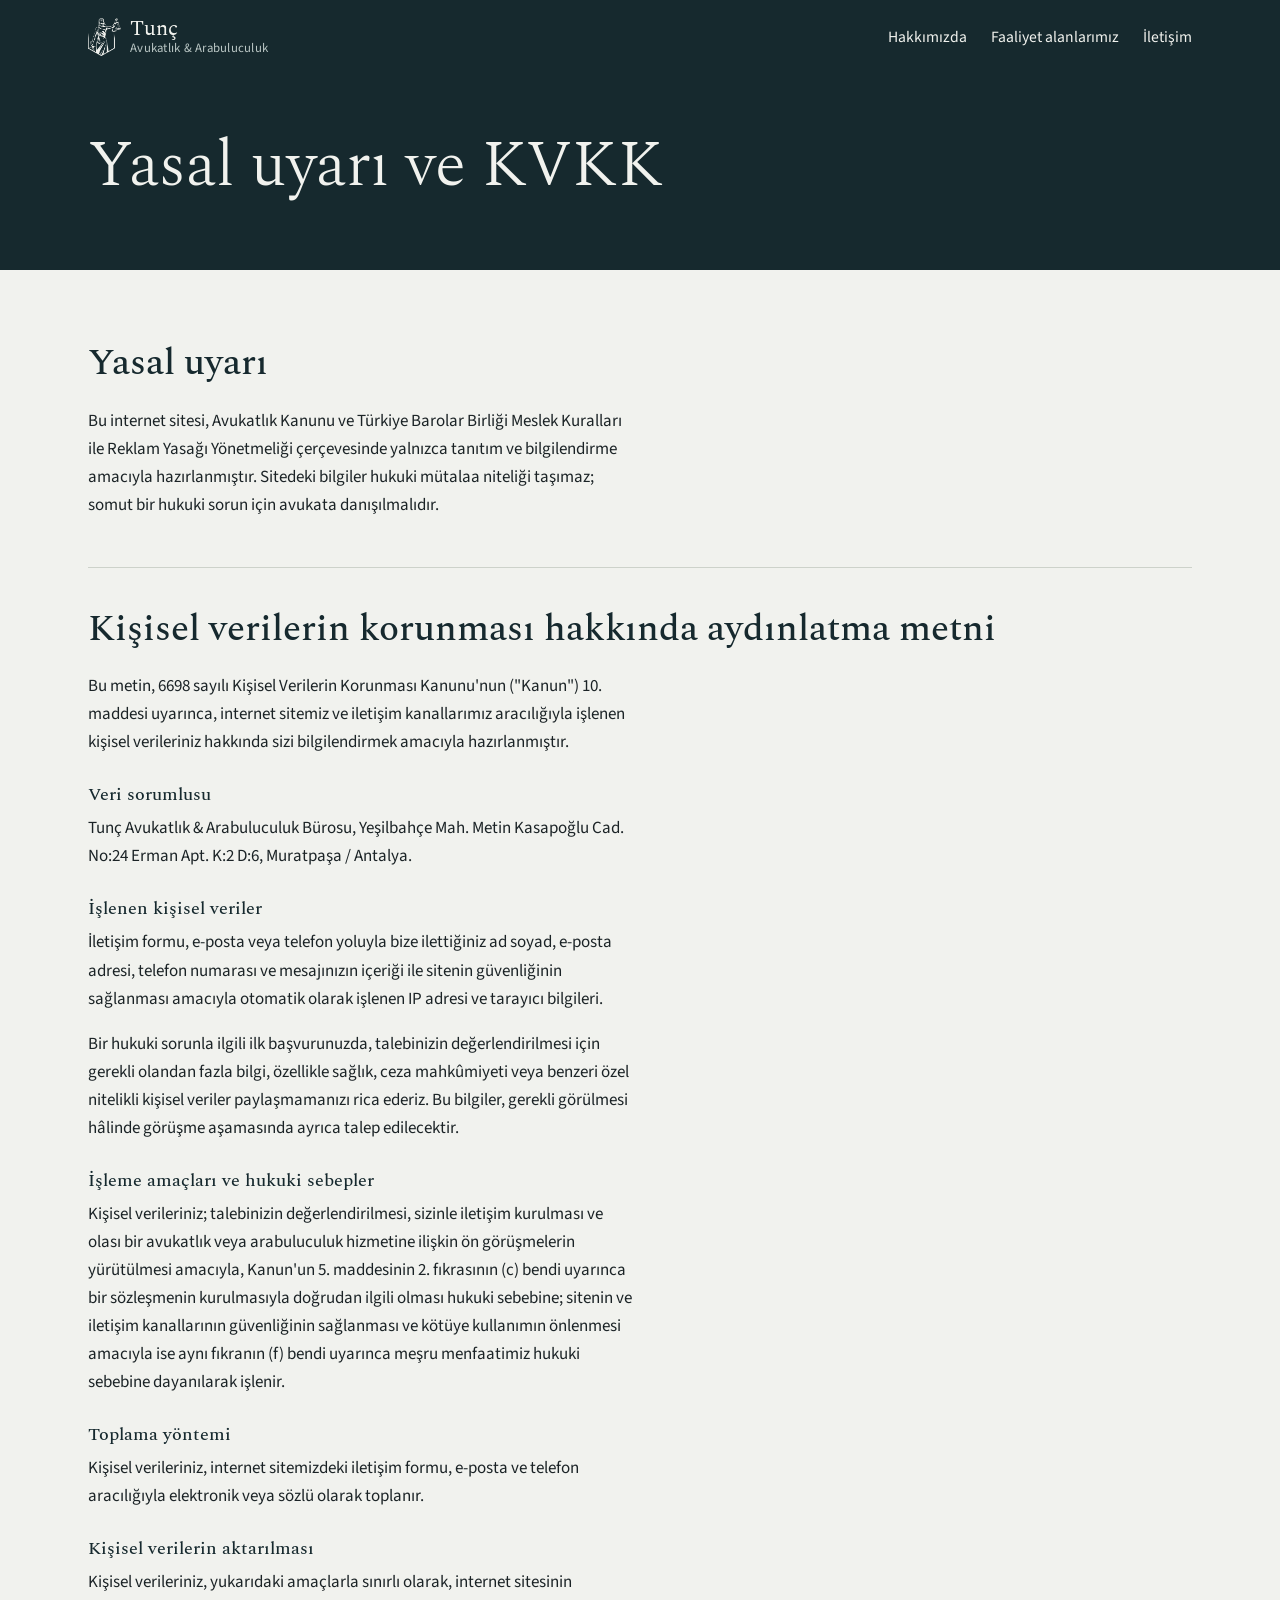
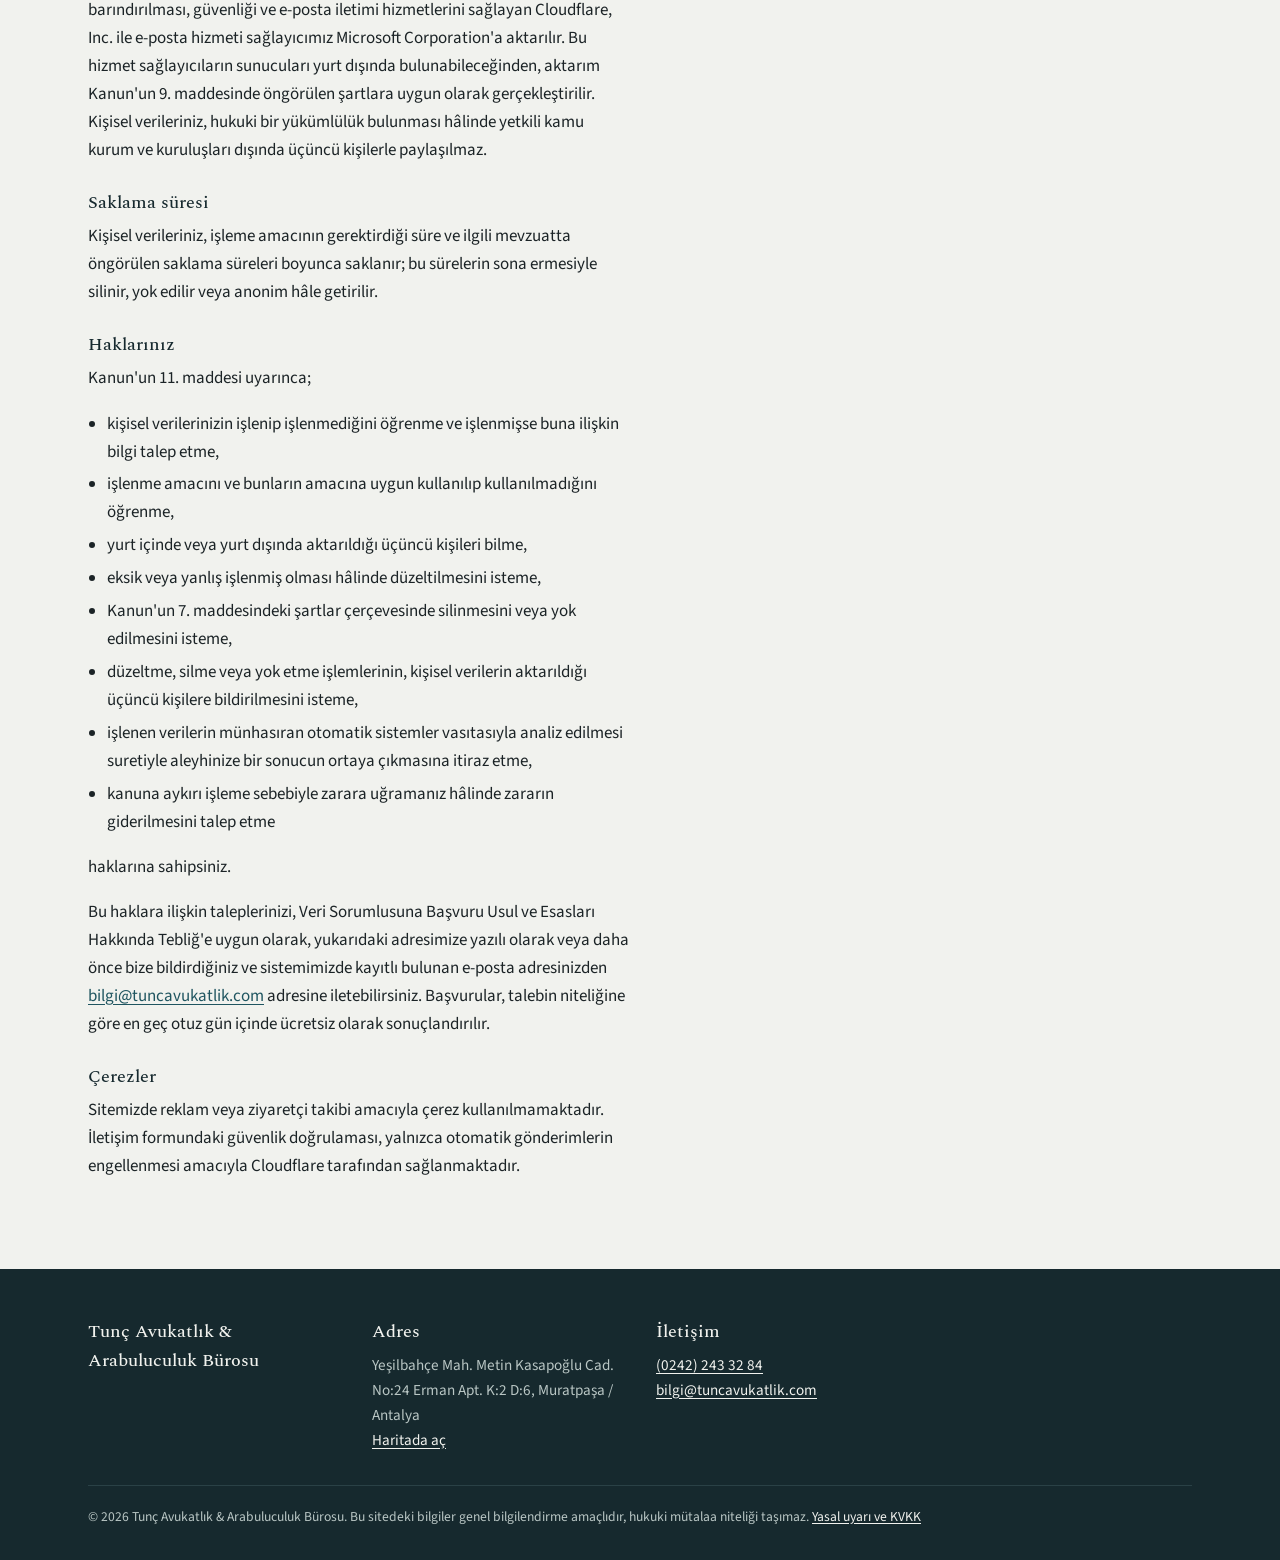
<file: yasal-uyari.html>
<!doctype html>
<html lang="tr">
<head>
<meta charset="utf-8">
<meta name="viewport" content="width=device-width, initial-scale=1">
<title>Yasal Uyarı ve KVKK | Tunç Avukatlık & Arabuluculuk Bürosu</title>
<meta name="description" content="Tunç Avukatlık & Arabuluculuk Bürosu internet sitesi yasal uyarı ve kişisel verilerin korunması bilgilendirmesi.">
<link rel="canonical" href="https://www.tuncavukatlik.com/yasal-uyari">
<meta property="og:type" content="website">
<meta property="og:site_name" content="Tunç Avukatlık &amp; Arabuluculuk">
<meta property="og:title" content="Yasal Uyarı ve KVKK | Tunç Avukatlık & Arabuluculuk Bürosu">
<meta property="og:description" content="Tunç Avukatlık & Arabuluculuk Bürosu internet sitesi yasal uyarı ve kişisel verilerin korunması bilgilendirmesi.">
<meta property="og:url" content="https://www.tuncavukatlik.com/yasal-uyari">
<meta name="google-site-verification" content="vziBm0V14rf8_3eRBqr55C4O6E_c3zWarB5jktL77Eo">
<link rel="icon" href="favicon.png" type="image/png">
<link rel="apple-touch-icon" href="apple-touch-icon.png">
<link rel="preconnect" href="https://fonts.googleapis.com">
<link rel="preconnect" href="https://fonts.gstatic.com" crossorigin>
<link href="https://fonts.googleapis.com/css2?family=Source+Sans+3:wght@400;600&family=Spectral:ital,wght@0,300;0,500;1,300&display=swap" rel="stylesheet">
<link rel="stylesheet" href="styles.css">
</head>
<body>
<a class="skip" href="#icerik">İçeriğe geç</a>
<header class="site-header">
  <div class="wrap">
    <a class="brand" href="index.html"><img class="brand-logo" src="logo.png" alt="" width="34" height="40"><span>Tunç<small>Avukatlık &amp; Arabuluculuk</small></span></a>
    <nav aria-label="Ana menü"><ul class="nav"><li><a href="hakkimizda.html">Hakkımızda</a></li><li><a href="faaliyet-alanlarimiz.html">Faaliyet alanlarımız</a></li><li><a href="iletisim.html">İletişim</a></li></ul></nav>
  </div>
</header>
<main id="icerik">
<div class="page-head"><div class="wrap"><h1>Yasal uyarı ve KVKK</h1></div></div>
<section><div class="wrap legal-text">
<h2>Yasal uyarı</h2>
<p>Bu internet sitesi, Avukatlık Kanunu ve Türkiye Barolar Birliği Meslek Kuralları ile Reklam Yasağı Yönetmeliği çerçevesinde yalnızca tanıtım ve bilgilendirme amacıyla hazırlanmıştır. Sitedeki bilgiler hukuki mütalaa niteliği taşımaz; somut bir hukuki sorun için avukata danışılmalıdır.</p>
<h2 id="kvkk">Kişisel verilerin korunması hakkında aydınlatma metni</h2>
<p>Bu metin, 6698 sayılı Kişisel Verilerin Korunması Kanunu'nun ("Kanun") 10. maddesi uyarınca, internet sitemiz ve iletişim kanallarımız aracılığıyla işlenen kişisel verileriniz hakkında sizi bilgilendirmek amacıyla hazırlanmıştır.</p>

<h3>Veri sorumlusu</h3>
<p>Tunç Avukatlık &amp; Arabuluculuk Bürosu, Yeşilbahçe Mah. Metin Kasapoğlu Cad. No:24 Erman Apt. K:2 D:6, Muratpaşa / Antalya.</p>

<h3>İşlenen kişisel veriler</h3>
<p>İletişim formu, e-posta veya telefon yoluyla bize ilettiğiniz ad soyad, e-posta adresi, telefon numarası ve mesajınızın içeriği ile sitenin güvenliğinin sağlanması amacıyla otomatik olarak işlenen IP adresi ve tarayıcı bilgileri.</p>
<p>Bir hukuki sorunla ilgili ilk başvurunuzda, talebinizin değerlendirilmesi için gerekli olandan fazla bilgi, özellikle sağlık, ceza mahkûmiyeti veya benzeri özel nitelikli kişisel veriler paylaşmamanızı rica ederiz. Bu bilgiler, gerekli görülmesi hâlinde görüşme aşamasında ayrıca talep edilecektir.</p>

<h3>İşleme amaçları ve hukuki sebepler</h3>
<p>Kişisel verileriniz; talebinizin değerlendirilmesi, sizinle iletişim kurulması ve olası bir avukatlık veya arabuluculuk hizmetine ilişkin ön görüşmelerin yürütülmesi amacıyla, Kanun'un 5. maddesinin 2. fıkrasının (c) bendi uyarınca bir sözleşmenin kurulmasıyla doğrudan ilgili olması hukuki sebebine; sitenin ve iletişim kanallarının güvenliğinin sağlanması ve kötüye kullanımın önlenmesi amacıyla ise aynı fıkranın (f) bendi uyarınca meşru menfaatimiz hukuki sebebine dayanılarak işlenir.</p>

<h3>Toplama yöntemi</h3>
<p>Kişisel verileriniz, internet sitemizdeki iletişim formu, e-posta ve telefon aracılığıyla elektronik veya sözlü olarak toplanır.</p>

<h3>Kişisel verilerin aktarılması</h3>
<p>Kişisel verileriniz, yukarıdaki amaçlarla sınırlı olarak, internet sitesinin barındırılması, güvenliği ve e-posta iletimi hizmetlerini sağlayan Cloudflare, Inc. ile e-posta hizmeti sağlayıcımız Microsoft Corporation'a aktarılır. Bu hizmet sağlayıcıların sunucuları yurt dışında bulunabileceğinden, aktarım Kanun'un 9. maddesinde öngörülen şartlara uygun olarak gerçekleştirilir. Kişisel verileriniz, hukuki bir yükümlülük bulunması hâlinde yetkili kamu kurum ve kuruluşları dışında üçüncü kişilerle paylaşılmaz.</p>

<h3>Saklama süresi</h3>
<p>Kişisel verileriniz, işleme amacının gerektirdiği süre ve ilgili mevzuatta öngörülen saklama süreleri boyunca saklanır; bu sürelerin sona ermesiyle silinir, yok edilir veya anonim hâle getirilir.</p>

<h3>Haklarınız</h3>
<p>Kanun'un 11. maddesi uyarınca;</p>
<ul>
  <li>kişisel verilerinizin işlenip işlenmediğini öğrenme ve işlenmişse buna ilişkin bilgi talep etme,</li>
  <li>işlenme amacını ve bunların amacına uygun kullanılıp kullanılmadığını öğrenme,</li>
  <li>yurt içinde veya yurt dışında aktarıldığı üçüncü kişileri bilme,</li>
  <li>eksik veya yanlış işlenmiş olması hâlinde düzeltilmesini isteme,</li>
  <li>Kanun'un 7. maddesindeki şartlar çerçevesinde silinmesini veya yok edilmesini isteme,</li>
  <li>düzeltme, silme veya yok etme işlemlerinin, kişisel verilerin aktarıldığı üçüncü kişilere bildirilmesini isteme,</li>
  <li>işlenen verilerin münhasıran otomatik sistemler vasıtasıyla analiz edilmesi suretiyle aleyhinize bir sonucun ortaya çıkmasına itiraz etme,</li>
  <li>kanuna aykırı işleme sebebiyle zarara uğramanız hâlinde zararın giderilmesini talep etme</li>
</ul>
<p>haklarına sahipsiniz.</p>
<p>Bu haklara ilişkin taleplerinizi, Veri Sorumlusuna Başvuru Usul ve Esasları Hakkında Tebliğ'e uygun olarak, yukarıdaki adresimize yazılı olarak veya daha önce bize bildirdiğiniz ve sistemimizde kayıtlı bulunan e-posta adresinizden <a href="mailto:bilgi@tuncavukatlik.com">bilgi@tuncavukatlik.com</a> adresine iletebilirsiniz. Başvurular, talebin niteliğine göre en geç otuz gün içinde ücretsiz olarak sonuçlandırılır.</p>

<h3>Çerezler</h3>
<p>Sitemizde reklam veya ziyaretçi takibi amacıyla çerez kullanılmamaktadır. İletişim formundaki güvenlik doğrulaması, yalnızca otomatik gönderimlerin engellenmesi amacıyla Cloudflare tarafından sağlanmaktadır.</p>
</div></section>
</main>
<footer class="site-footer">
  <div class="wrap">
    <div><strong>Tunç Avukatlık &amp; Arabuluculuk Bürosu</strong></div>
    <div><strong>Adres</strong>Yeşilbahçe Mah. Metin Kasapoğlu Cad. No:24 Erman Apt. K:2 D:6, Muratpaşa / Antalya<br><a href="https://www.google.com/maps/search/?api=1&query=Metin+Kasapo%C4%9Flu+Cad.+No%3A24+Muratpa%C5%9Fa+Antalya" rel="noopener" target="_blank">Haritada aç</a></div>
    <div><strong>İletişim</strong><a href="tel:+902422433284">(0242) 243 32 84</a><br><a href="mailto:bilgi@tuncavukatlik.com">bilgi@tuncavukatlik.com</a></div>
    <div class="legal">© 2026 Tunç Avukatlık &amp; Arabuluculuk Bürosu. Bu sitedeki bilgiler genel bilgilendirme amaçlıdır, hukuki mütalaa niteliği taşımaz. <a href="yasal-uyari.html">Yasal uyarı ve KVKK</a></div>
  </div>
</footer>
</body>
</html>
</file>
<file: styles.css>
:root{
  --ink:#16292E;      /* koyu petrol: hero, başlıklar */
  --sea:#1F5560;      /* petrol mavi: bağlantılar, vurgular */
  --stone:#F1F2EE;    /* serin kireçtaşı: zemin */
  --paper:#FFFFFF;
  --line:#CDD2CA;
  --brass:#A8863A;    /* pirinç: ince ayrıntılar */
  --text:#1B2326;
  --muted:#56615F;
  --serif:"Spectral", Georgia, "Times New Roman", serif;
  --sans:"Source Sans 3", "Segoe UI", system-ui, -apple-system, sans-serif;
  --wrap:72rem;
}
*,*::before,*::after{box-sizing:border-box}
html{-webkit-text-size-adjust:100%}
body{margin:0;background:var(--stone);color:var(--text);font:1.0625rem/1.65 var(--sans)}
img{max-width:100%;height:auto}
a{color:var(--sea);text-underline-offset:.18em}
a:hover{color:var(--ink)}
:focus-visible{outline:3px solid var(--brass);outline-offset:3px}
h1,h2,h3{font-family:var(--serif);font-weight:500;line-height:1.15;color:var(--ink);margin:0 0 .6em}
h2{font-size:clamp(1.7rem,3vw,2.3rem)}
h3{font-size:1.35rem}
p{margin:0 0 1em;max-width:68ch}
.wrap{max-width:var(--wrap);margin:0 auto;padding:0 1.5rem}
.skip{position:absolute;left:-999px}
.skip:focus{left:1rem;top:1rem;background:var(--paper);padding:.5rem 1rem;z-index:10}

/* Üst bölüm */
.site-header{background:var(--ink);color:var(--stone)}
.site-header .wrap{display:flex;flex-wrap:wrap;align-items:center;justify-content:space-between;gap:.75rem 2rem;padding-top:1.1rem;padding-bottom:1.1rem}
.brand{display:flex;align-items:center;gap:.6rem;color:var(--stone);text-decoration:none;font-family:var(--serif);font-size:1.3rem;line-height:1.1}
.brand:hover{color:#fff}
.brand:hover small{color:var(--brass)}
.brand-logo{height:2.4rem;width:auto}
.brand small{display:block;font-family:var(--sans);font-size:.8rem;color:#B9C6C4;letter-spacing:.02em}
.nav{display:flex;flex-wrap:wrap;gap:.25rem 1.5rem;margin:0;padding:0;list-style:none}
.nav a{color:var(--stone);text-decoration:none;font-size:.98rem;padding:.25rem 0;border-bottom:2px solid transparent}
.nav a:hover,.nav a[aria-current="page"]{border-bottom-color:var(--brass);color:#fff}

/* Hero */
.hero{background:var(--ink);color:var(--stone);padding:4.5rem 0 5rem;border-top:1px solid #2A4146}
.hero .wrap{display:grid;grid-template-columns:minmax(0,1.6fr) minmax(0,1fr);gap:3rem;align-items:end}
.hero h1{color:var(--stone);font-weight:300;font-size:clamp(4rem,13vw,9.5rem);line-height:.9;letter-spacing:-.02em;margin:0}
.hero .sub{font-family:var(--serif);font-size:clamp(1.35rem,2.6vw,1.9rem);color:#DCE3E1;margin:.4em 0 1.2em}
.hero p{color:#C7D2D0;font-size:1.12rem}
.hero .office{border-left:2px solid var(--brass);padding-left:1.25rem;font-size:.98rem;color:#C7D2D0}
.hero .office strong{display:block;color:var(--stone);font-family:var(--serif);font-weight:500;font-size:1.15rem;margin-bottom:.35rem}
.hero .office a{color:var(--stone)}
.actions{display:flex;flex-wrap:wrap;gap:.75rem;margin-top:1.75rem}
.btn{display:inline-block;padding:.75rem 1.2rem;text-decoration:none;font-weight:600;border:2px solid var(--stone);color:var(--ink);background:var(--stone)}
.btn:hover{background:#fff;color:var(--ink)}
.btn.ghost{background:transparent;color:var(--stone)}
.btn.ghost:hover{background:var(--stone);color:var(--ink)}

/* Sayfa başlığı (iç sayfalar) */
.page-head{background:var(--ink);color:var(--stone);padding:3.5rem 0 3rem}
.page-head h1{color:var(--stone);font-weight:300;font-size:clamp(2.4rem,6vw,4rem);margin:0 0 .3em}
.page-head p{color:#C7D2D0;font-size:1.12rem;margin:0}

section{padding:4.5rem 0}
section + section{border-top:1px solid var(--line)}
.lead{font-size:1.2rem;color:var(--muted)}

/* Faaliyet alanları listesi (ana sayfa) */
.areas{display:grid;grid-template-columns:repeat(auto-fit,minmax(17rem,1fr));gap:0 3rem;margin:2rem 0 0;padding:0;list-style:none}
.areas li{border-top:1px solid var(--line);padding:1.1rem 0 1.3rem}
.areas a{font-family:var(--serif);font-size:1.25rem;color:var(--ink);text-decoration:none}
.areas a:hover{color:var(--sea);text-decoration:underline}
.areas p{margin:.3rem 0 0;color:var(--muted);font-size:.98rem}

/* İki sütun */
.split{display:grid;grid-template-columns:minmax(0,1fr) minmax(0,1.3fr);gap:3rem}

/* Zaman çizelgesi: gerçek bir sıra olduğu için yıl etiketleri kullanılıyor */
.timeline{list-style:none;margin:0;padding:0;border-left:2px solid var(--line)}
.timeline li{position:relative;padding:0 0 1.4rem 1.5rem}
.timeline li::before{content:"";position:absolute;left:-7px;top:.55rem;width:12px;height:12px;background:var(--stone);border:2px solid var(--brass);border-radius:50%}
.timeline .year{font-family:var(--serif);font-size:1.3rem;color:var(--ink);display:block;line-height:1.3}
.timeline p{margin:.15rem 0 0;color:var(--muted)}

/* Avukatlar */
.people{display:grid;grid-template-columns:repeat(auto-fit,minmax(18rem,1fr));gap:2.5rem;margin-top:2rem}
.person h3{margin-bottom:.15em}
.person .role{color:var(--sea);font-weight:600;font-size:.95rem;margin-bottom:.8rem}

/* Faaliyet alanı detayları */
.area-detail{scroll-margin-top:1.5rem;padding:2.5rem 0;border-top:1px solid var(--line)}
.area-detail:first-of-type{border-top:0;padding-top:0}
.area-detail ul{margin:0 0 1em;padding-left:1.2rem;max-width:68ch}
.area-detail li{margin-bottom:.35rem}
.toc{list-style:none;padding:0;margin:0;position:sticky;top:1.5rem}
.toc li{border-top:1px solid var(--line)}
.toc a{display:block;padding:.55rem 0;text-decoration:none;color:var(--ink)}
.toc a:hover{color:var(--sea)}
.with-toc{display:grid;grid-template-columns:15rem minmax(0,1fr);gap:4rem;align-items:start}

/* İletişim */
.contact-grid{display:grid;grid-template-columns:repeat(auto-fit,minmax(16rem,1fr));gap:2.5rem}
.contact-grid h2{font-size:1.4rem}
.contact-grid a{font-size:1.15rem}

/* Alt bölüm */
.site-footer{background:var(--ink);color:#B9C6C4;padding:3rem 0 2rem;font-size:.95rem}
.site-footer .wrap{display:grid;grid-template-columns:repeat(auto-fit,minmax(14rem,1fr));gap:2rem}
.site-footer strong{color:var(--stone);font-family:var(--serif);font-weight:500;font-size:1.1rem;display:block;margin-bottom:.4rem}
.site-footer a{color:var(--stone)}
.site-footer .legal{grid-column:1/-1;border-top:1px solid #2A4146;padding-top:1.25rem;font-size:.85rem}

@media (max-width:52rem){
  .hero .wrap,.split,.with-toc{grid-template-columns:1fr}
  .toc{position:static;display:none}
  .hero{padding:3rem 0 3.5rem}
  section{padding:3.25rem 0}
}
@media (prefers-reduced-motion:reduce){*{scroll-behavior:auto!important}}
html{scroll-behavior:smooth}

/* Hero: logo + telefon */
.hero h1{display:flex;align-items:center;gap:.25em}
.hero-logo{height:.85em;width:auto;flex:none}
.office-label{display:block;margin-top:1.4rem;font-size:.8rem;letter-spacing:.08em;text-transform:uppercase;color:#9FB0AE}
.hero .office .office-phone{display:inline-block;font-family:var(--serif);font-weight:500;font-size:1.25rem;color:var(--stone);text-decoration:none;margin-top:.15rem;letter-spacing:.01em}
.hero .office .office-phone:hover{color:#fff;text-decoration:underline}

/* Tüm tıklanabilir yazılarda pirinç hover.
   Açık zeminde okunabilirlik için bir ton koyu pirinç kullanılıyor. */
:root{--brass-deep:#86661F}
a:hover,
.areas a:hover,
.toc a:hover{color:var(--brass-deep)}
.site-header a:hover,
.site-header .nav a:hover,
.brand:hover,.brand:hover small,
.hero a:hover,
.hero .office a:hover,
.hero .office .office-phone:hover,
.page-head a:hover,
.site-footer a:hover{color:var(--brass)}
.nav a[aria-current="page"]{color:#fff}
.nav a[aria-current="page"]:hover{color:var(--brass)}
.btn:hover,.btn.ghost:hover{background:transparent;color:var(--brass);border-color:var(--brass)}

/* İletişim formu */
.contact-form{display:grid;gap:1.1rem;max-width:44rem}
.contact-form .field-row{display:grid;grid-template-columns:1fr 1fr;gap:1.1rem}
.contact-form label{display:grid;gap:.35rem;font-size:.95rem;font-weight:600;color:var(--ink)}
.contact-form .req{color:var(--muted);font-weight:400}
.contact-form input[type=text],.contact-form input[type=email],.contact-form input[type=tel],.contact-form textarea{
  font:inherit;font-weight:400;color:var(--text);background:var(--paper);border:1px solid var(--line);padding:.7rem .8rem;width:100%;border-radius:0}
.contact-form textarea{resize:vertical;min-height:9rem}
.contact-form input:focus,.contact-form textarea:focus{outline:2px solid var(--sea);outline-offset:0;border-color:var(--sea)}
.contact-form .check{display:flex;align-items:flex-start;gap:.6rem;font-weight:400;color:var(--muted)}
.contact-form .check input{margin-top:.35rem;width:1rem;height:1rem;accent-color:var(--sea)}
.contact-form .hp{position:absolute;left:-9999px;width:1px;height:1px;overflow:hidden}
.contact-form .submit{justify-self:start;background:var(--ink);color:var(--stone);border-color:var(--ink);cursor:pointer;font:inherit;font-weight:600}
.contact-form .submit:hover{background:transparent;color:var(--brass-deep);border-color:var(--brass-deep)}
.contact-form .submit:disabled{opacity:.6;cursor:wait}
.form-status{margin:0;min-height:1.5em}
.form-status.ok{color:var(--sea)}
.form-status.err{color:#9B2C2C}
@media (max-width:52rem){.contact-form .field-row{grid-template-columns:1fr}}

/* Yasal metin */
.legal-text h3{font-size:1.15rem;margin:1.8rem 0 .5rem}
.legal-text ul{max-width:68ch;padding-left:1.2rem;margin:0 0 1em}
.legal-text li{margin-bottom:.3rem}
.legal-text h2#kvkk{margin-top:3rem;padding-top:2.5rem;border-top:1px solid var(--line)}
</file>
